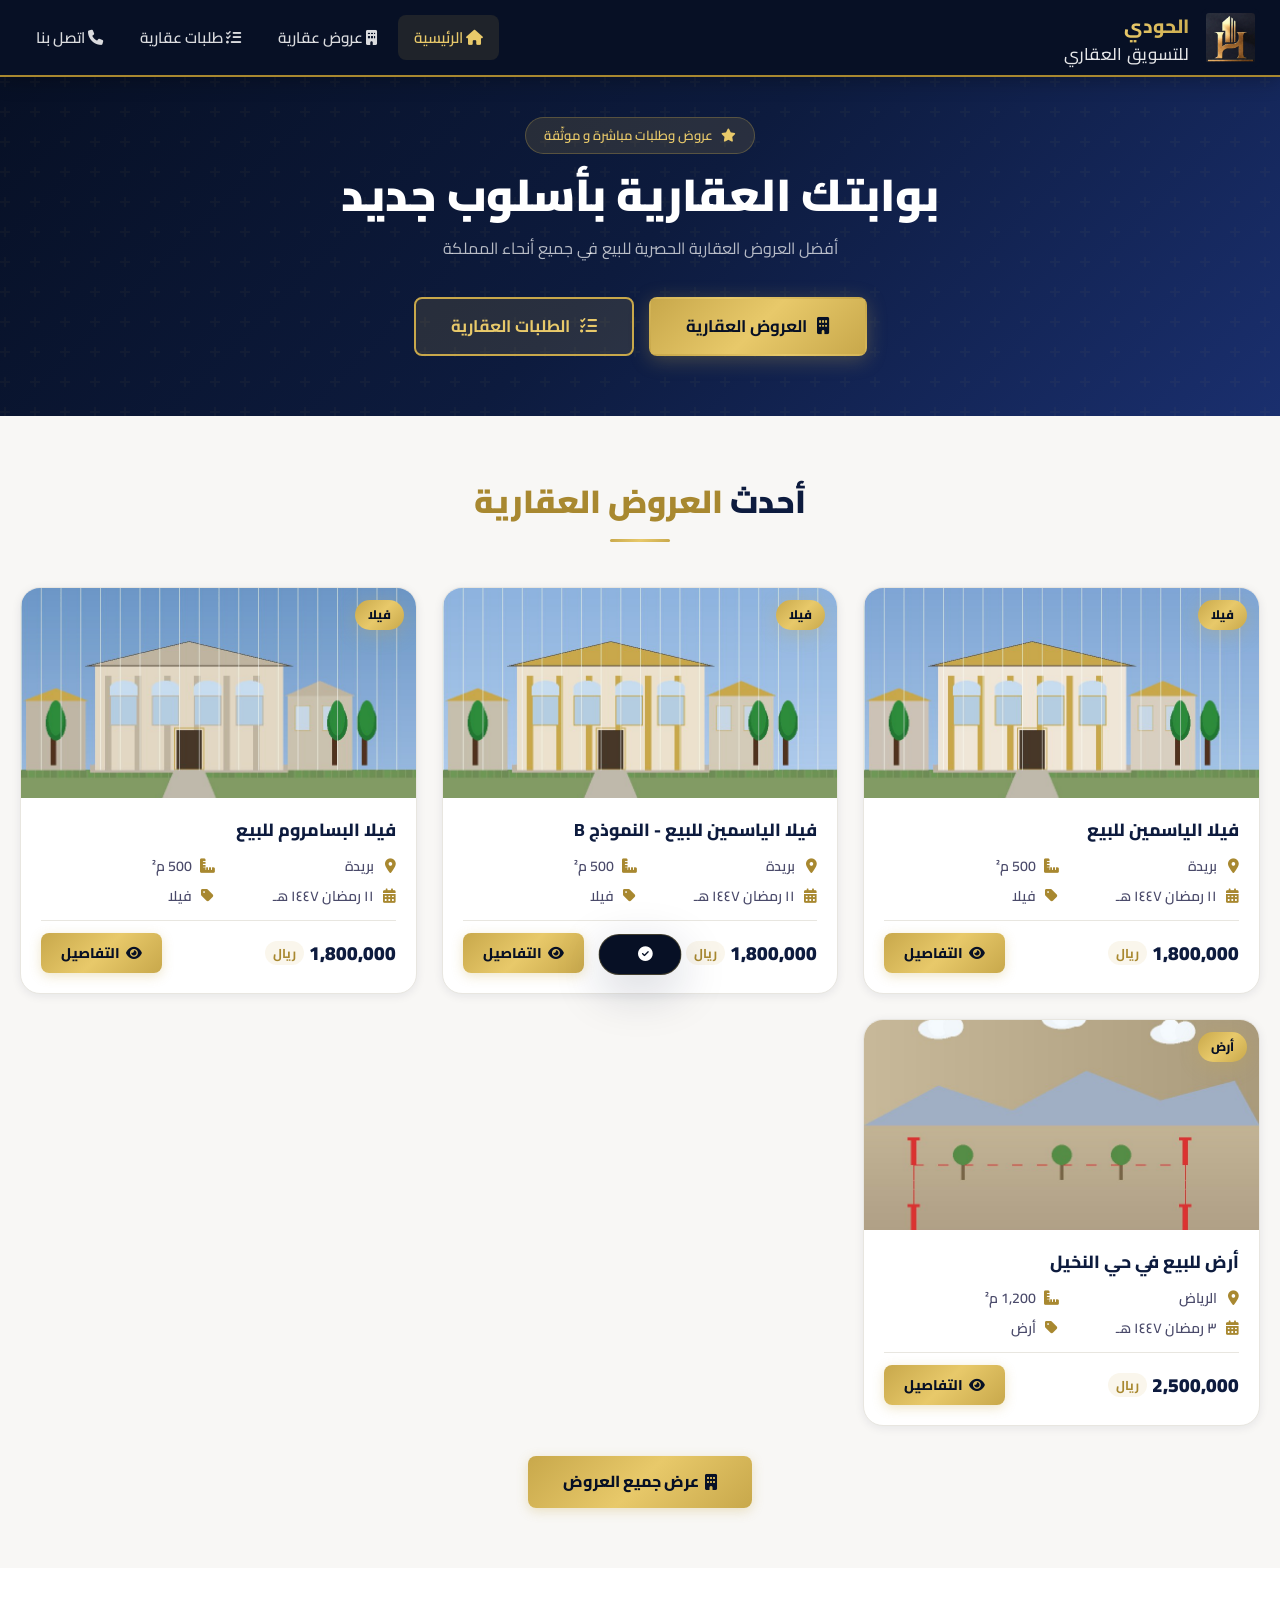
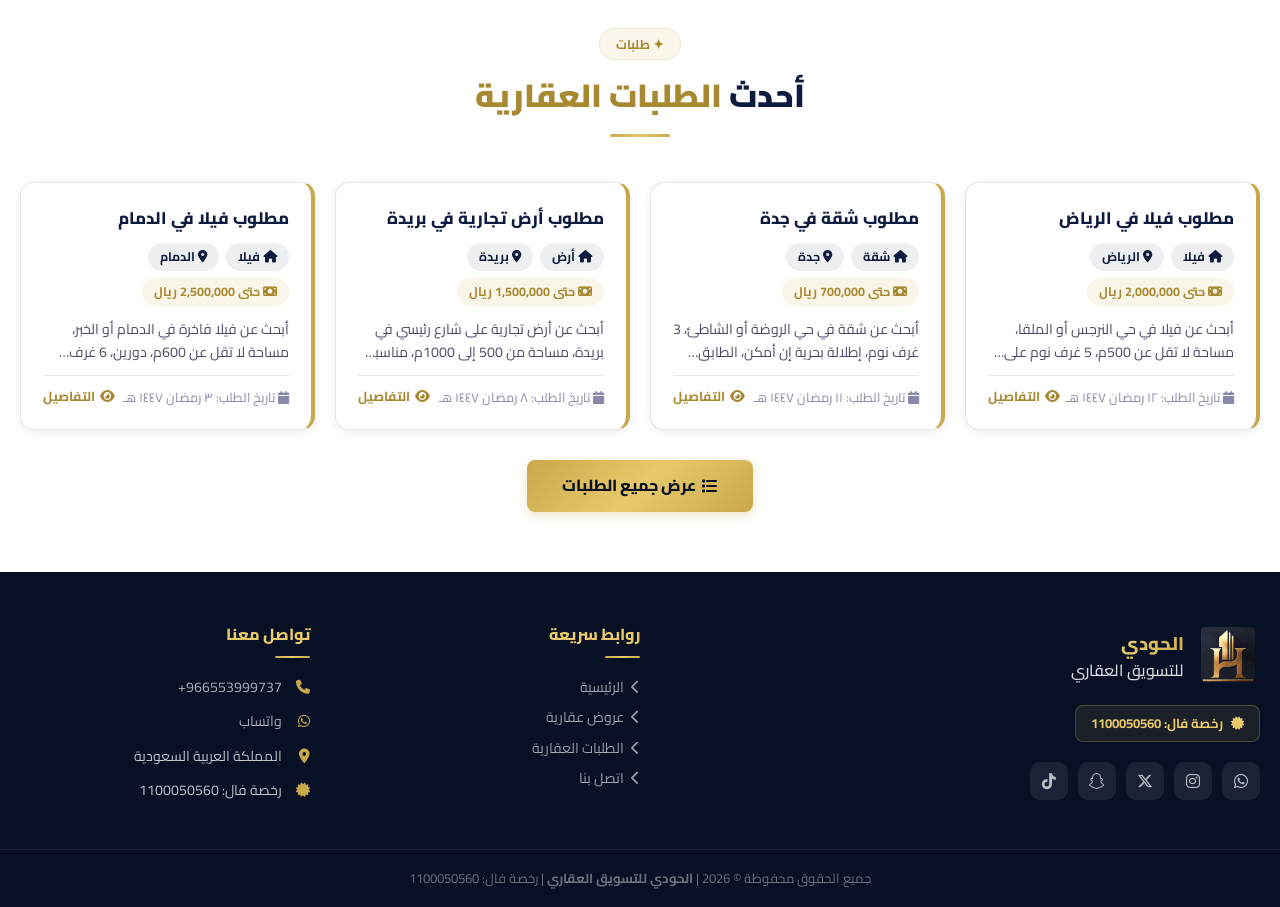
<file: index.html>
<!DOCTYPE html>
<html lang="ar" dir="rtl">
<head>
<meta charset="UTF-8">
<meta name="viewport" content="width=device-width, initial-scale=1.0">
<title>الحودي للتسويق العقاري | بوابتك العقارية بأسلوب جديد</title>
<meta name="description" content="الحودي للتسويق العقاري - عروض وطلبات مباشرة و موثّقة - أفضل العروض العقارية الحصرية للبيع في جميع أنحاء المملكة العربية السعودية">
<link rel="stylesheet" href="assets/css/style.css">
<link rel="stylesheet" href="https://cdnjs.cloudflare.com/ajax/libs/font-awesome/6.5.0/css/all.min.css">
<link rel="preconnect" href="https://fonts.googleapis.com">
<link href="https://fonts.googleapis.com/css2?family=Cairo:wght@300;400;500;600;700;800;900&display=swap" rel="stylesheet">
</head>
<body>

<!-- NAVBAR -->
<nav class="navbar">
  <div class="navbar-inner">
    <a href="index.html" class="navbar-logo">
      <img src="assets/images/logo_new.png" alt="الحودي للتسويق العقاري">
      <div class="navbar-logo-text">
        <span class="brand-name">الحودي</span>
        <span class="brand-sub-white">للتسويق العقاري</span>
      </div>
    </a>
    <ul class="navbar-nav" id="mainNav">
      <li><a href="index.html" class="active"><i class="fas fa-home"></i> الرئيسية</a></li>
      <li><a href="offers.html"><i class="fas fa-building"></i> عروض عقارية</a></li>
      <li><a href="requests.html"><i class="fas fa-list-check"></i> طلبات عقارية</a></li>
      <li><a href="#footer"><i class="fas fa-phone"></i> اتصل بنا</a></li>
    </ul>
    <button class="navbar-toggle" onclick="toggleNav()" aria-label="القائمة">
      <i class="fas fa-bars"></i>
    </button>
  </div>
</nav>

<!-- HERO -->
<section class="hero">
  <div class="hero-content">
    <div class="hero-badge">
      <i class="fas fa-star"></i>
      عروض وطلبات مباشرة و موثّقة
    </div>
    <h1>بوابتك العقارية <span style="-webkit-text-fill-color: white; background: none; color: white;">بأسلوب جديد</span></h1>
    <p>أفضل العروض العقارية الحصرية للبيع في جميع أنحاء المملكة</p>

    <!-- ACTION BUTTONS -->
    <div class="hero-buttons">
      <a href="offers.html" class="hero-action-btn properties-btn">
        <i class="fas fa-building"></i>
        العروض العقارية
      </a>
      <a href="requests.html" class="hero-action-btn requests-btn">
        <i class="fas fa-list-check"></i>
        الطلبات العقارية
      </a>
    </div>
  </div>
</section>

<!-- PROPERTIES SECTION -->
<section class="section" id="properties">
  <div class="section-header">
    <h2 class="section-title">أحدث <span>العروض العقارية</span></h2>
    <div class="section-line"></div>
  </div>

  <div class="properties-grid" id="propertiesGrid">
    <div class="empty-state" id="loadingState">
      <i class="fas fa-spinner fa-spin"></i>
      <p>جاري التحميل...</p>
    </div>
  </div>
  
  <div style="text-align:center;margin-top:30px;">
    <a href="offers.html" class="btn-details" style="font-size:1rem;padding:13px 35px;">
      <i class="fas fa-building"></i> عرض جميع العروض
    </a>
  </div>
</section>


<!-- REQUESTS PREVIEW -->
<section class="section" style="background: var(--white);">
  <div class="section-header">
    <span class="section-tag">✦ طلبات</span>
    <h2 class="section-title">أحدث <span>الطلبات العقارية</span></h2>
    <div class="section-line"></div>
  </div>
  <div class="requests-grid" id="requestsGrid">
    <!-- Loaded dynamically -->
  </div>
  <div style="text-align:center;margin-top:30px;">
    <a href="requests.html" class="btn-details" style="font-size:1rem;padding:13px 35px;">
      <i class="fas fa-list"></i> عرض جميع الطلبات
    </a>
  </div>
</section>

<!-- FOOTER -->
<footer class="footer" id="footer">
  <div class="footer-top">
    <div class="footer-brand">
      <div class="logo-area">
        <img src="assets/images/logo_new.png" alt="الحودي">
        <div>
          <div class="brand-name">الحودي</div>
          <span class="brand-sub-white">للتسويق العقاري</span>
        </div>
      </div>
      <div class="fal-license"><i class="fas fa-certificate"></i> رخصة فال: 1100050560</div>
      <div class="social-links">
        <a href="https://wa.me/966553999737" class="social-link whatsapp" target="_blank" title="واتساب"><i class="fab fa-whatsapp"></i></a>
        <a href="https://instagram.com" class="social-link instagram" target="_blank" title="إنستقرام"><i class="fab fa-instagram"></i></a>
        <a href="https://twitter.com" class="social-link twitter" target="_blank" title="تويتر X"><i class="fab fa-x-twitter"></i></a>
        <a href="https://snapchat.com" class="social-link snapchat" target="_blank" title="سناب شات"><i class="fab fa-snapchat-ghost"></i></a>
        <a href="https://tiktok.com" class="social-link tiktok" target="_blank" title="تيك توك"><i class="fab fa-tiktok"></i></a>
      </div>
    </div>
    <div class="footer-col">
      <h4>روابط سريعة</h4>
      <ul>
        <li><a href="index.html"><i class="fas fa-chevron-left"></i> الرئيسية</a></li>
        <li><a href="offers.html"><i class="fas fa-chevron-left"></i> عروض عقارية</a></li>
        <li><a href="requests.html"><i class="fas fa-chevron-left"></i> الطلبات العقارية</a></li>
        <li><a href="#footer"><i class="fas fa-chevron-left"></i> اتصل بنا</a></li>
      </ul>
    </div>
    <div class="footer-col">
      <h4>تواصل معنا</h4>
      <div class="footer-contact-item">
        <i class="fas fa-phone"></i>
        <a href="tel:+966553999737">+966553999737</a>
      </div>
      <div class="footer-contact-item">
        <i class="fab fa-whatsapp"></i>
        <a href="https://wa.me/966553999737" target="_blank">واتساب</a>
      </div>
      <div class="footer-contact-item">
        <i class="fas fa-map-marker-alt"></i>
        <span>المملكة العربية السعودية</span>
      </div>
      <div class="footer-contact-item">
        <i class="fas fa-certificate"></i>
        <span>رخصة فال: 1100050560</span>
      </div>
    </div>
  </div>
  <div class="footer-bottom">
    <p>جميع الحقوق محفوظة &copy; 2026 | <strong>الحودي للتسويق العقاري</strong> | رخصة فال: 1100050560</p>
  </div>
</footer>

<div class="toast" id="toast"><i class="fas fa-check-circle"></i> <span id="toastMsg"></span></div>

<script>
const PHONE = '966553999737';

// Format number with commas (English digits)
function fmtNum(n) {
  if (!n && n !== 0) return '-';
  return Number(n).toLocaleString('en-US');
}

function fmtDate(d) {
  if (!d) return '-';
  const dt = new Date(d);
  return dt.toLocaleDateString('ar-SA', {year:'numeric',month:'long',day:'numeric'});
}

function showToast(msg, type='success') {
  const t = document.getElementById('toast');
  document.getElementById('toastMsg').textContent = msg;
  t.className = 'toast show ' + type;
  setTimeout(() => t.className = 'toast', 3000);
}

function toggleNav() {
  document.getElementById('mainNav').classList.toggle('open');
}

let allProperties = [];
let allRequests = [];

async function loadProperties() {
  try {
    const res = await fetch('save.php?action=get_properties');
    const json = await res.json();
    if (json.success) {
      allProperties = json.data || [];
      // Sort by date descending
      allProperties.sort((a, b) => new Date(b.date) - new Date(a.date));
      renderProperties(allProperties);
    }
  } catch(e) {
    // Fallback: load from JSON
    try {
      const res = await fetch('data/properties.json');
      allProperties = await res.json();
      allProperties.sort((a,b) => new Date(b.date) - new Date(a.date));
      renderProperties(allProperties);
    } catch(e2) {
      document.getElementById('propertiesGrid').innerHTML = '<div class="empty-state"><i class="fas fa-exclamation-circle"></i><p>تعذر تحميل العروض</p></div>';
    }
  }
}

async function loadRequests() {
  try {
    const res = await fetch('save.php?action=get_requests');
    const json = await res.json();
    if (json.success) {
      allRequests = (json.data || []).slice(0, 4);
      renderRequests(allRequests);
    }
  } catch(e) {
    try {
      const res = await fetch('data/requests.json');
      allRequests = (await res.json()).slice(0, 4);
      renderRequests(allRequests);
    } catch(e2) {}
  }
}

function renderProperties(props) {
  const grid = document.getElementById('propertiesGrid');
  if (!props || props.length === 0) {
    grid.innerHTML = '<div class="no-results"><i class="fas fa-search"></i><p>لا توجد عروض تطابق البحث</p></div>';
    return;
  }
  // Show only latest 4 properties on home page
  const propsToShow = props.slice(0, 4);
  grid.innerHTML = propsToShow.map(p => {
    const imgHtml = p.images && p.images.length > 0
      ? `<img src="${p.images[0]}" alt="${p.title}" loading="lazy" onerror="this.parentElement.innerHTML='<div class=prop-no-img><i class=fas fa-building></i><span>صورة غير متاحة</span></div>'">`
      : `<div class="prop-no-img"><i class="fas fa-building"></i><span>لا توجد صورة</span></div>`;
    const typeBadge = p.type || 'عقار';
    return `
    <div class="prop-card${p.sold ? ' is-sold' : ''}">
      <div class="prop-card-img">
        ${imgHtml}
        <span class="prop-badge">${typeBadge}</span>
        ${p.sold ? '<div class="sold-overlay"><div class="sold-stamp">تم البيع</div></div>' : ''}
      </div>
      <div class="prop-card-body">
        <div class="prop-card-title">${p.title}</div>
        <div class="prop-card-meta">
          <div class="prop-meta-item"><i class="fas fa-map-marker-alt"></i><span>${p.city || '-'}</span></div>
          <div class="prop-meta-item"><i class="fas fa-ruler-combined"></i><span>${fmtNum(p.area)} م²</span></div>
          <div class="prop-meta-item"><i class="fas fa-calendar-alt"></i><span>${fmtDate(p.date)}</span></div>
          <div class="prop-meta-item"><i class="fas fa-tag"></i><span>${p.type || '-'}</span></div>
        </div>
        <div class="prop-price-row">
          <div class="prop-price">
            ${fmtNum(p.price)}
            <span class="currency">ريال</span>
          </div>
          <a href="property.html?id=${p.id}" class="btn-details">
            <i class="fas fa-eye"></i> التفاصيل
          </a>
        </div>
      </div>
    </div>`;
  }).join('');
}

function renderRequests(reqs) {
  const grid = document.getElementById('requestsGrid');
  if (!reqs || reqs.length === 0) {
    grid.innerHTML = '<div class="no-results" style="grid-column:1/-1"><i class="fas fa-inbox"></i><p>لا توجد طلبات حالياً</p></div>';
    return;
  }
  grid.innerHTML = reqs.map(r => `
    <div class="req-card">
      <div class="req-card-title">${r.title}</div>
      <div class="req-card-tags">
        <span class="req-tag"><i class="fas fa-home"></i> ${r.type}</span>
        <span class="req-tag"><i class="fas fa-map-marker-alt"></i> ${r.city}</span>
        <span class="req-tag gold"><i class="fas fa-money-bill"></i> حتى ${fmtNum(r.budget)} ريال</span>
      </div>
      <div class="req-card-details">${r.details || ''}</div>
      <div class="req-card-footer">
        <span><i class="fas fa-calendar"></i> تاريخ الطلب: ${fmtDate(r.date)}</span>
        <a href="request.html?id=${r.id}" style="color:var(--gold-dark);font-weight:700;text-decoration:none;font-size:0.82rem;display:flex;align-items:center;gap:5px;"><i class="fas fa-eye"></i> التفاصيل</a>
      </div>
    </div>
  `).join('');
}

// Init
loadProperties();
loadRequests();
</script>
</body>
</html>
</file>
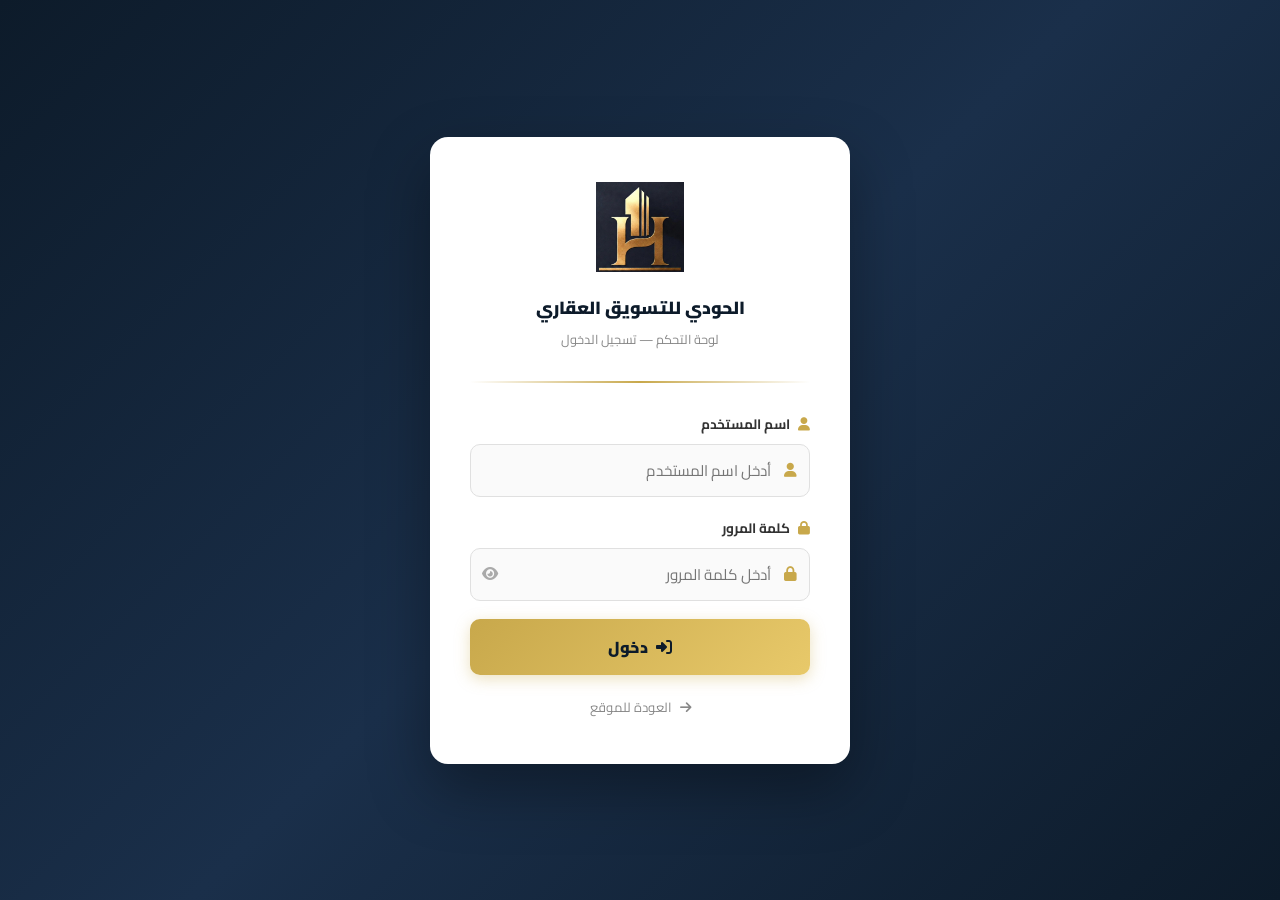
<file: login.html>
<!DOCTYPE html>
<html lang="ar" dir="rtl">
<head>
<meta charset="UTF-8">
<meta name="viewport" content="width=device-width, initial-scale=1.0">
<title>تسجيل الدخول | الحودي للتسويق العقاري</title>
<link rel="stylesheet" href="https://cdnjs.cloudflare.com/ajax/libs/font-awesome/6.5.0/css/all.min.css">
<link href="https://fonts.googleapis.com/css2?family=Cairo:wght@300;400;500;600;700;800;900&display=swap" rel="stylesheet">
<style>
  *, *::before, *::after { box-sizing: border-box; margin: 0; padding: 0; }

  body {
    font-family: 'Cairo', sans-serif;
    background: linear-gradient(135deg, #0d1b2a 0%, #1a2f4a 50%, #0d1b2a 100%);
    min-height: 100vh;
    display: flex;
    align-items: center;
    justify-content: center;
    padding: 20px;
  }

  .login-card {
    background: #fff;
    border-radius: 18px;
    padding: 45px 40px;
    width: 100%;
    max-width: 420px;
    box-shadow: 0 25px 60px rgba(0,0,0,0.35);
    animation: fadeUp 0.4s ease;
  }

  @keyframes fadeUp {
    from { opacity: 0; transform: translateY(20px); }
    to   { opacity: 1; transform: translateY(0); }
  }

  .login-logo {
    text-align: center;
    margin-bottom: 30px;
  }

  .login-logo img {
    width: 90px;
    height: 90px;
    object-fit: contain;
    margin-bottom: 10px;
  }

  .login-logo h1 {
    font-size: 1.1rem;
    font-weight: 900;
    color: #0d1b2a;
    margin-bottom: 3px;
  }

  .login-logo p {
    font-size: 0.8rem;
    color: #888;
  }

  .divider {
    height: 2px;
    background: linear-gradient(90deg, transparent, #c8a84b, transparent);
    margin: 0 0 28px;
    border-radius: 2px;
  }

  .form-group {
    margin-bottom: 18px;
  }

  .form-group label {
    display: block;
    font-size: 0.85rem;
    font-weight: 700;
    color: #333;
    margin-bottom: 7px;
  }

  .input-wrap {
    position: relative;
  }

  .input-wrap i.icon {
    position: absolute;
    right: 13px;
    top: 50%;
    transform: translateY(-50%);
    color: #c8a84b;
    font-size: 0.9rem;
  }

  .input-wrap input {
    width: 100%;
    padding: 11px 38px 11px 40px;
    border: 1.5px solid #e0e0e0;
    border-radius: 10px;
    font-family: 'Cairo', sans-serif;
    font-size: 0.95rem;
    color: #222;
    outline: none;
    transition: border-color 0.2s, box-shadow 0.2s;
    background: #fafafa;
  }

  .input-wrap input:focus {
    border-color: #c8a84b;
    box-shadow: 0 0 0 3px rgba(200,168,75,0.15);
    background: #fff;
  }

  .toggle-pass {
    position: absolute;
    left: 12px;
    top: 50%;
    transform: translateY(-50%);
    background: none;
    border: none;
    cursor: pointer;
    color: #aaa;
    font-size: 0.9rem;
    padding: 0;
    transition: color 0.2s;
  }

  .toggle-pass:hover { color: #c8a84b; }

  .error-msg {
    display: none;
    background: #fff0f0;
    border: 1px solid #fcc;
    color: #c0392b;
    border-radius: 8px;
    padding: 10px 14px;
    font-size: 0.85rem;
    font-weight: 700;
    margin-bottom: 16px;
    text-align: center;
  }

  .error-msg.show { display: block; }

  .btn-login {
    width: 100%;
    padding: 13px;
    background: linear-gradient(135deg, #c8a84b, #e8c96a);
    border: none;
    border-radius: 10px;
    color: #0d1b2a;
    font-family: 'Cairo', sans-serif;
    font-size: 1rem;
    font-weight: 900;
    cursor: pointer;
    transition: transform 0.2s, box-shadow 0.2s;
    box-shadow: 0 4px 15px rgba(200,168,75,0.35);
    display: flex;
    align-items: center;
    justify-content: center;
    gap: 8px;
    margin-top: 8px;
  }

  .btn-login:hover {
    transform: translateY(-2px);
    box-shadow: 0 8px 25px rgba(200,168,75,0.45);
  }

  .btn-login:disabled {
    opacity: 0.7;
    cursor: not-allowed;
    transform: none;
  }

  .back-link {
    display: block;
    text-align: center;
    margin-top: 20px;
    color: #888;
    font-size: 0.82rem;
    text-decoration: none;
    transition: color 0.2s;
  }

  .back-link:hover { color: #c8a84b; }
  .back-link i { margin-left: 5px; }
</style>
</head>
<body>

<div class="login-card">
  <div class="login-logo">
    <img src="assets/images/logo_new.png" alt="الحودي">
    <h1>الحودي للتسويق العقاري</h1>
    <p>لوحة التحكم — تسجيل الدخول</p>
  </div>
  <div class="divider"></div>

  <div class="error-msg" id="errorMsg">
    <i class="fas fa-exclamation-circle"></i> اسم المستخدم أو كلمة المرور غير صحيحة
  </div>

  <div class="form-group">
    <label><i class="fas fa-user" style="color:#c8a84b;margin-left:5px;"></i> اسم المستخدم</label>
    <div class="input-wrap">
      <i class="fas fa-user icon"></i>
      <input type="text" id="username" placeholder="أدخل اسم المستخدم" autocomplete="username">
    </div>
  </div>

  <div class="form-group">
    <label><i class="fas fa-lock" style="color:#c8a84b;margin-left:5px;"></i> كلمة المرور</label>
    <div class="input-wrap">
      <i class="fas fa-lock icon"></i>
      <input type="password" id="password" placeholder="أدخل كلمة المرور" autocomplete="current-password">
      <button type="button" class="toggle-pass" onclick="togglePass('password', this)" tabindex="-1">
        <i class="fas fa-eye"></i>
      </button>
    </div>
  </div>

  <button class="btn-login" id="loginBtn" onclick="doLogin()">
    <i class="fas fa-sign-in-alt"></i> دخول
  </button>

  <a href="index.html" class="back-link">
    <i class="fas fa-arrow-right"></i> العودة للموقع
  </a>
</div>

<script>
// الضغط على Enter للدخول
document.addEventListener('keydown', function(e) {
  if (e.key === 'Enter') doLogin();
});

function togglePass(inputId, btn) {
  const input = document.getElementById(inputId);
  const isPass = input.type === 'password';
  input.type = isPass ? 'text' : 'password';
  btn.querySelector('i').className = isPass ? 'fas fa-eye-slash' : 'fas fa-eye';
}

function getCredentials() {
  return {
    username: localStorage.getItem('alhoudi_username') || 'admin',
    password: localStorage.getItem('alhoudi_password') || 'alhoudi2026'
  };
}

function doLogin() {
  const username = document.getElementById('username').value.trim();
  const password = document.getElementById('password').value;
  const creds = getCredentials();
  const errorMsg = document.getElementById('errorMsg');
  const btn = document.getElementById('loginBtn');

  if (!username || !password) {
    errorMsg.innerHTML = '<i class="fas fa-exclamation-circle"></i> يرجى إدخال اسم المستخدم وكلمة المرور';
    errorMsg.classList.add('show');
    return;
  }

  btn.disabled = true;
  btn.innerHTML = '<i class="fas fa-spinner fa-spin"></i> جاري التحقق...';

  setTimeout(() => {
    if (username === creds.username && password === creds.password) {
      // حفظ جلسة الدخول
      sessionStorage.setItem('alhoudi_logged_in', 'true');
      sessionStorage.setItem('alhoudi_login_time', Date.now());
      window.location.href = 'admin.html';
    } else {
      errorMsg.innerHTML = '<i class="fas fa-exclamation-circle"></i> اسم المستخدم أو كلمة المرور غير صحيحة';
      errorMsg.classList.add('show');
      btn.disabled = false;
      btn.innerHTML = '<i class="fas fa-sign-in-alt"></i> دخول';
      document.getElementById('password').value = '';
      document.getElementById('password').focus();
    }
  }, 600);
}
</script>
</body>
</html>
</file>
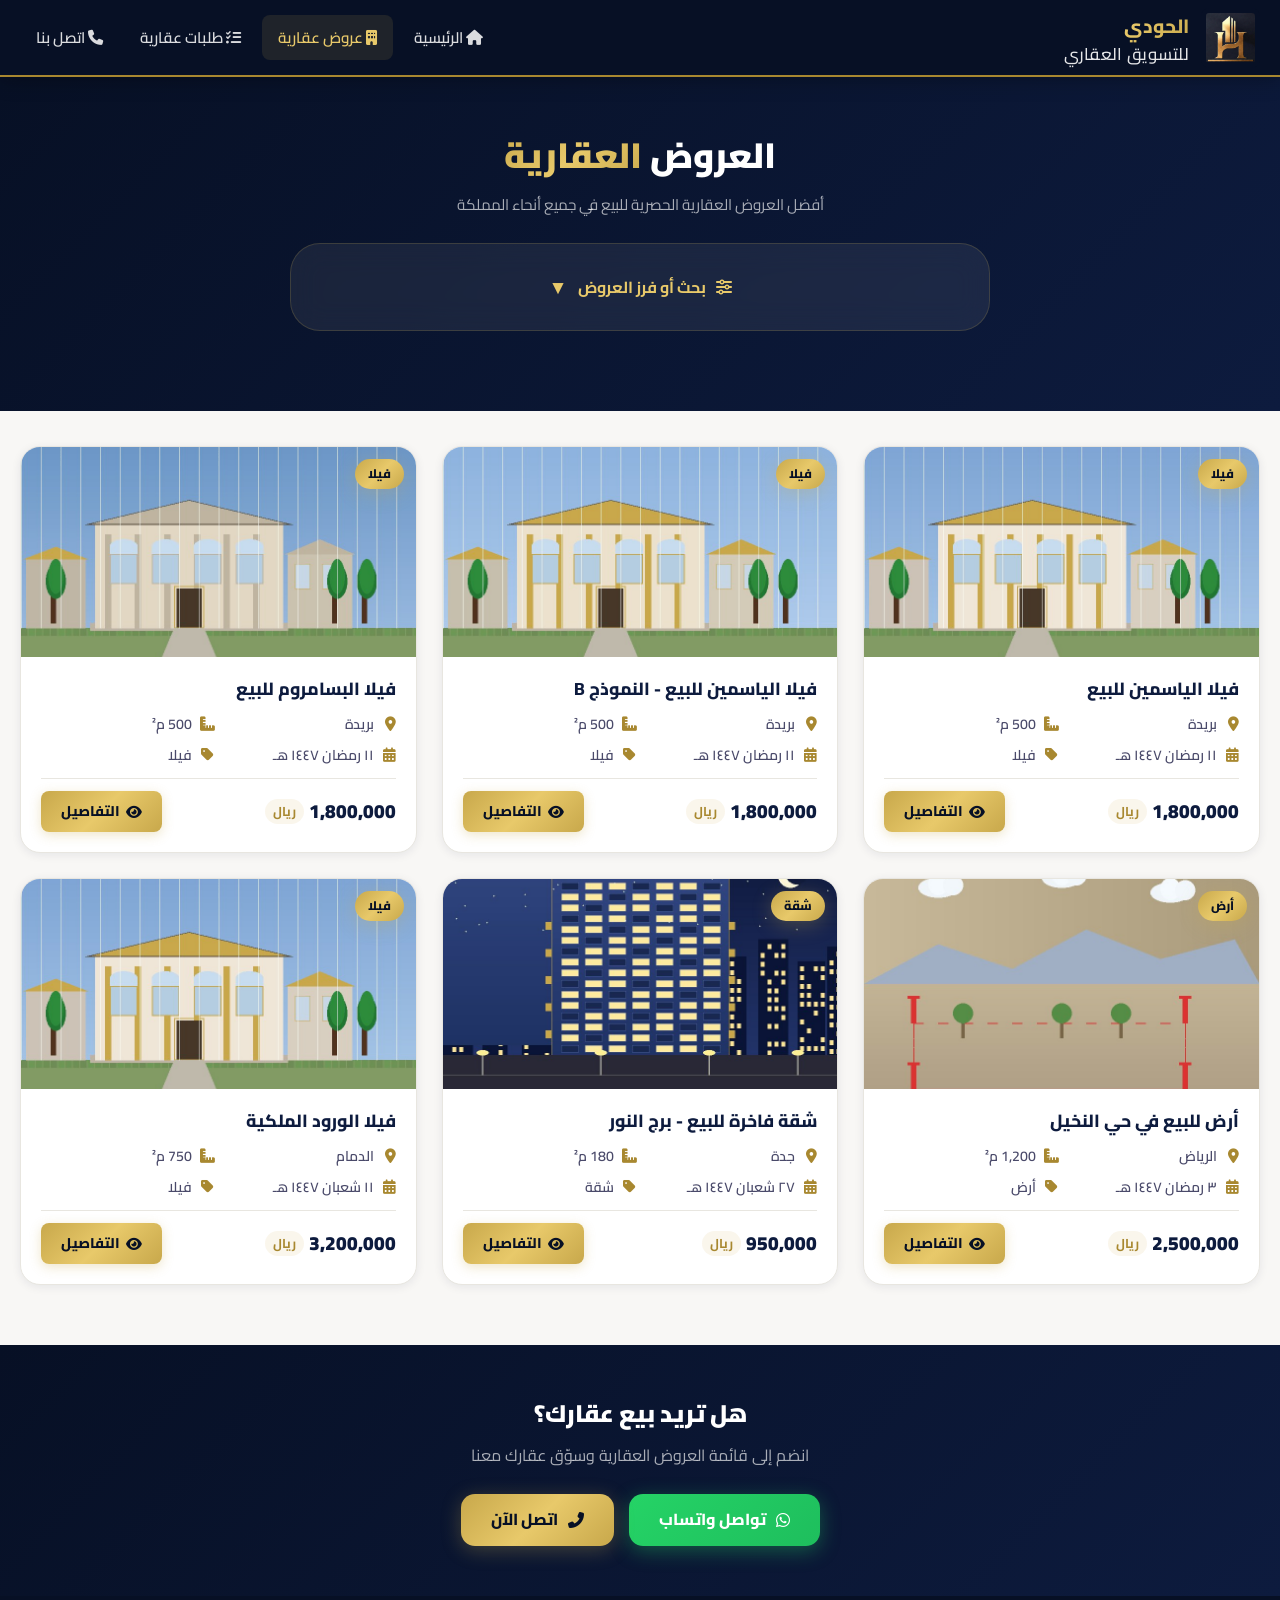
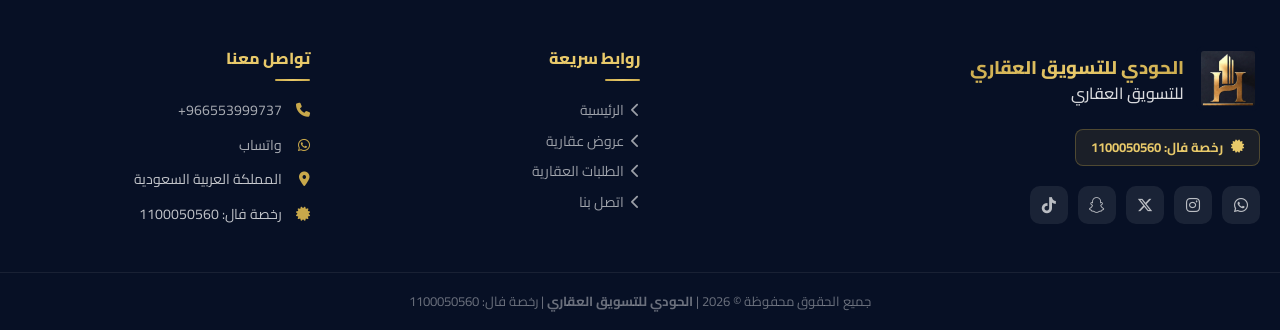
<file: offers.html>
<!DOCTYPE html>
<html lang="ar" dir="rtl">
<head>
<meta charset="UTF-8">
<meta name="viewport" content="width=device-width, initial-scale=1.0">
<title>العروض العقارية | الحودي للتسويق العقاري</title>
<meta name="description" content="جميع العروض العقارية المتاحة للبيع - الحودي للتسويق العقاري">
<link rel="stylesheet" href="assets/css/style.css">
<link rel="stylesheet" href="https://cdnjs.cloudflare.com/ajax/libs/font-awesome/6.5.0/css/all.min.css">
<link href="https://fonts.googleapis.com/css2?family=Cairo:wght@300;400;500;600;700;800;900&display=swap" rel="stylesheet">
</head>
<body>

<!-- NAVBAR -->
<nav class="navbar">
  <div class="navbar-inner">
    <a href="index.html" class="navbar-logo">
      <img src="assets/images/logo_new.png" alt="الحودي للتسويق العقاري" onerror="this.src=this.src.replace('.png','.svg')">
      <div class="navbar-logo-text">
        <span class="brand-name">الحودي</span>
        <span class="brand-sub-white">للتسويق العقاري</span>
      </div>
    </a>
    <ul class="navbar-nav" id="mainNav">
      <li><a href="index.html"><i class="fas fa-home"></i> الرئيسية</a></li>
      <li><a href="offers.html" class="active"><i class="fas fa-building"></i> عروض عقارية</a></li>
      <li><a href="requests.html"><i class="fas fa-list-check"></i> طلبات عقارية</a></li>
      <li><a href="#footer"><i class="fas fa-phone"></i> اتصل بنا</a></li>
    </ul>
    <button class="navbar-toggle" onclick="toggleNav()" aria-label="القائمة">
      <i class="fas fa-bars"></i>
    </button>
  </div>
</nav>

<!-- PAGE HERO -->
<section class="page-hero">
  <h1>العروض <span>العقارية</span></h1>
  <p>أفضل العروض العقارية الحصرية للبيع في جميع أنحاء المملكة</p>

  <!-- SEARCH -->
  <div class="search-wrapper" style="margin-top:25px;">
    <button class="search-toggle-btn" id="searchToggle" onclick="toggleSearch()">
      <i class="fas fa-sliders"></i>
      بحث أو فرز العروض
      <span class="toggle-icon">▼</span>
    </button>
    <div class="search-filters" id="searchFilters">
      <div class="filter-group">
        <label><i class="fas fa-home"></i> نوع العقار</label>
        <select id="filterType" onchange="filterProperties()">
          <option value="">الكل</option>
          <option value="فيلا">فيلا</option>
          <option value="شقة">شقة</option>
          <option value="أرض">أرض</option>
          <option value="عمارة">عمارة</option>
          <option value="مكتب">مكتب</option>
          <option value="محل">محل تجاري</option>
          <option value="مستودع">مستودع</option>
          <option value="مزرعة">مزرعة</option>
          <option value="استراحة">استراحة</option>
        </select>
      </div>
      <div class="filter-group">
        <label><i class="fas fa-map-marker-alt"></i> المدينة</label>
        <select id="filterCity" onchange="filterProperties()">
          <option value="">كل المدن</option>
          <option value="الرياض">الرياض</option>
          <option value="جدة">جدة</option>
          <option value="مكة المكرمة">مكة المكرمة</option>
          <option value="المدينة المنورة">المدينة المنورة</option>
          <option value="الدمام">الدمام</option>
          <option value="الخبر">الخبر</option>
          <option value="الظهران">الظهران</option>
          <option value="تبوك">تبوك</option>
          <option value="بريدة">بريدة</option>
          <option value="أبها">أبها</option>
          <option value="نجران">نجران</option>
          <option value="حائل">حائل</option>
          <option value="الطائف">الطائف</option>
          <option value="الجبيل">الجبيل</option>
          <option value="ينبع">ينبع</option>
        </select>
      </div>
      <div class="filter-group">
        <label><i class="fas fa-filter"></i> حالة البيع</label>
        <select id="filterStatus" onchange="filterProperties()">
          <option value="">الكل</option>
          <option value="available">متاح للبيع</option>
          <option value="sold">تم البيع</option>
        </select>
      </div>
      <button class="search-btn" onclick="filterProperties()">
        <i class="fas fa-search"></i> بحث
      </button>
    </div>
  </div>
</section>

<!-- PROPERTIES SECTION -->
<section class="section" style="padding-top:35px;">
  <div class="properties-grid" id="propertiesGrid">
    <div class="empty-state" id="loadingState">
      <i class="fas fa-spinner fa-spin"></i>
      <p>جاري التحميل...</p>
    </div>
  </div>
</section>

<!-- CTA -->
<section style="background:linear-gradient(135deg,var(--navy-dark),var(--navy));padding:50px 20px;text-align:center;">
  <h2 style="color:var(--white);font-size:1.5rem;font-weight:900;margin-bottom:10px;">هل تريد بيع عقارك؟</h2>
  <p style="color:rgba(255,255,255,0.65);margin-bottom:25px;">انضم إلى قائمة العروض العقارية وسوّق عقارك معنا</p>
  <div style="display:flex;gap:15px;justify-content:center;flex-wrap:wrap;">
    <a href="https://wa.me/966553999737" class="btn-whatsapp" target="_blank" style="width:auto;padding:13px 30px;">
      <i class="fab fa-whatsapp"></i> تواصل واتساب
    </a>
    <a href="tel:+966553999737" class="btn-call" style="width:auto;padding:13px 30px;">
      <i class="fas fa-phone-alt"></i> اتصل الآن
    </a>
  </div>
</section>

<!-- FOOTER -->
<footer class="footer" id="footer">
  <div class="footer-top">
    <div class="footer-brand">
      <div class="logo-area">
        <img src="assets/images/logo_new.png" alt="الحودي">
        <div>
          <div class="brand-name">الحودي للتسويق العقاري</div>
          <span class="brand-sub-white">للتسويق العقاري</span>
        </div>
      </div>
      
      <div class="fal-license"><i class="fas fa-certificate"></i> رخصة فال: 1100050560</div>
      <div class="social-links">
        <a href="https://wa.me/966553999737" class="social-link whatsapp" target="_blank" title="واتساب"><i class="fab fa-whatsapp"></i></a>
        <a href="https://instagram.com" class="social-link instagram" target="_blank" title="إنستقرام"><i class="fab fa-instagram"></i></a>
        <a href="https://twitter.com" class="social-link twitter" target="_blank" title="تويتر X"><i class="fab fa-x-twitter"></i></a>
        <a href="https://snapchat.com" class="social-link snapchat" target="_blank" title="سناب شات"><i class="fab fa-snapchat-ghost"></i></a>
        <a href="https://tiktok.com" class="social-link tiktok" target="_blank" title="تيك توك"><i class="fab fa-tiktok"></i></a>
      </div>
    </div>
    <div class="footer-col">
      <h4>روابط سريعة</h4>
      <ul>
        <li><a href="index.html"><i class="fas fa-chevron-left"></i> الرئيسية</a></li>
        <li><a href="offers.html"><i class="fas fa-chevron-left"></i> عروض عقارية</a></li>
        <li><a href="requests.html"><i class="fas fa-chevron-left"></i> الطلبات العقارية</a></li>
        <li><a href="#footer"><i class="fas fa-chevron-left"></i> اتصل بنا</a></li>
      </ul>
    </div>
    <div class="footer-col">
      <h4>تواصل معنا</h4>
      <div class="footer-contact-item">
        <i class="fas fa-phone"></i>
        <a href="tel:+966553999737">+966553999737</a>
      </div>
      <div class="footer-contact-item">
        <i class="fab fa-whatsapp"></i>
        <a href="https://wa.me/966553999737" target="_blank">واتساب</a>
      </div>
      <div class="footer-contact-item">
        <i class="fas fa-map-marker-alt"></i>
        <span>المملكة العربية السعودية</span>
      </div>
      <div class="footer-contact-item">
        <i class="fas fa-certificate"></i>
        <span>رخصة فال: 1100050560</span>
      </div>
    </div>
  </div>
  <div class="footer-bottom">
    <p>جميع الحقوق محفوظة &copy; 2026 | <strong>الحودي للتسويق العقاري</strong> | رخصة فال: 1100050560</p>
  </div>
</footer>

<script>
const PHONE = '966553999737';

// Format number with commas (English digits)
function fmtNum(n) {
  if (!n && n !== 0) return '-';
  return Number(n).toLocaleString('en-US');
}

function fmtDate(d) {
  if (!d) return '-';
  const dt = new Date(d);
  return dt.toLocaleDateString('ar-SA', {year:'numeric',month:'long',day:'numeric'});
}

function toggleNav() {
  document.getElementById('mainNav').classList.toggle('open');
}

function toggleSearch() {
  const filters = document.getElementById('searchFilters');
  const btn = document.getElementById('searchToggle');
  filters.classList.toggle('show');
  btn.classList.toggle('active');
}

let allProperties = [];

async function loadProperties() {
  try {
    const res = await fetch('save.php?action=get_properties');
    const json = await res.json();
    if (json.success) {
      allProperties = json.data || [];
      // Sort by date descending
      allProperties.sort((a, b) => new Date(b.date) - new Date(a.date));
      // Add any cities from data not already in the static list
      const citySelect = document.getElementById('filterCity');
      const existingCities = Array.from(citySelect.options).map(o => o.value);
      const dataCities = [...new Set(allProperties.map(p => p.city).filter(Boolean))];
      dataCities.forEach(c => {
        if (!existingCities.includes(c)) {
          const opt = document.createElement('option');
          opt.value = c; opt.textContent = c;
          citySelect.appendChild(opt);
        }
      });
      renderProperties(allProperties);
    }
  } catch(e) {
    // Fallback: load from JSON
    try {
      const res = await fetch('data/properties.json');
      allProperties = await res.json();
      allProperties.sort((a,b) => new Date(b.date) - new Date(a.date));
      const citySelect2 = document.getElementById('filterCity');
      const existingCities2 = Array.from(citySelect2.options).map(o => o.value);
      const dataCities2 = [...new Set(allProperties.map(p => p.city).filter(Boolean))];
      dataCities2.forEach(c => {
        if (!existingCities2.includes(c)) {
          const opt = document.createElement('option');
          opt.value = c; opt.textContent = c;
          citySelect2.appendChild(opt);
        }
      });
      renderProperties(allProperties);
    } catch(e2) {
      document.getElementById('propertiesGrid').innerHTML = '<div class="empty-state"><i class="fas fa-exclamation-circle"></i><p>تعذر تحميل العروض</p></div>';
    }
  }
}

function renderProperties(props) {
  const grid = document.getElementById('propertiesGrid');
  if (!props || props.length === 0) {
    grid.innerHTML = '<div class="empty-state"><i class="fas fa-search"></i><p>لا توجد عروض تطابق البحث</p></div>';
    return;
  }
  
  grid.innerHTML = props.map(p => {
    const imgHtml = p.images && p.images.length > 0
      ? `<img src="${p.images[0]}" alt="${p.title}" loading="lazy" onerror="this.parentElement.innerHTML='<div class=prop-no-img><i class=fas fa-building></i><span>صورة غير متاحة</span></div>'">`
      : `<div class="prop-no-img"><i class="fas fa-building"></i><span>لا توجد صورة</span></div>`;
    const typeBadge = p.type || 'عقار';
    return `
    <div class="prop-card${p.sold ? ' is-sold' : ''}">
      <div class="prop-card-img">
        ${imgHtml}
        <span class="prop-badge">${typeBadge}</span>
        ${p.sold ? '<div class="sold-overlay"><div class="sold-stamp">تم البيع</div></div>' : ''}
      </div>
      <div class="prop-card-body">
        <div class="prop-card-title">${p.title}</div>
        <div class="prop-card-meta">
          <div class="prop-meta-item"><i class="fas fa-map-marker-alt"></i><span>${p.city || '-'}</span></div>
          <div class="prop-meta-item"><i class="fas fa-ruler-combined"></i><span>${fmtNum(p.area)} م²</span></div>
          <div class="prop-meta-item"><i class="fas fa-calendar-alt"></i><span>${fmtDate(p.date)}</span></div>
          <div class="prop-meta-item"><i class="fas fa-tag"></i><span>${p.type || '-'}</span></div>
        </div>
        <div class="prop-price-row">
          <div class="prop-price">
            ${fmtNum(p.price)}
            <span class="currency">ريال</span>
          </div>
          <a href="property.html?id=${p.id}" class="btn-details">
            <i class="fas fa-eye"></i> التفاصيل
          </a>
        </div>
      </div>
    </div>`;
  }).join('');
}

function filterProperties() {
  const type = document.getElementById('filterType').value;
  const city = document.getElementById('filterCity').value;
  const status = document.getElementById('filterStatus').value;
  
  let filtered = allProperties;
  if (type) filtered = filtered.filter(p => p.type === type);
  if (city) filtered = filtered.filter(p => p.city === city);
  if (status === 'available') filtered = filtered.filter(p => !p.sold);
  if (status === 'sold') filtered = filtered.filter(p => p.sold);
  
  renderProperties(filtered);
}

// Init
loadProperties();
</script>
</body>
</html>
</file>
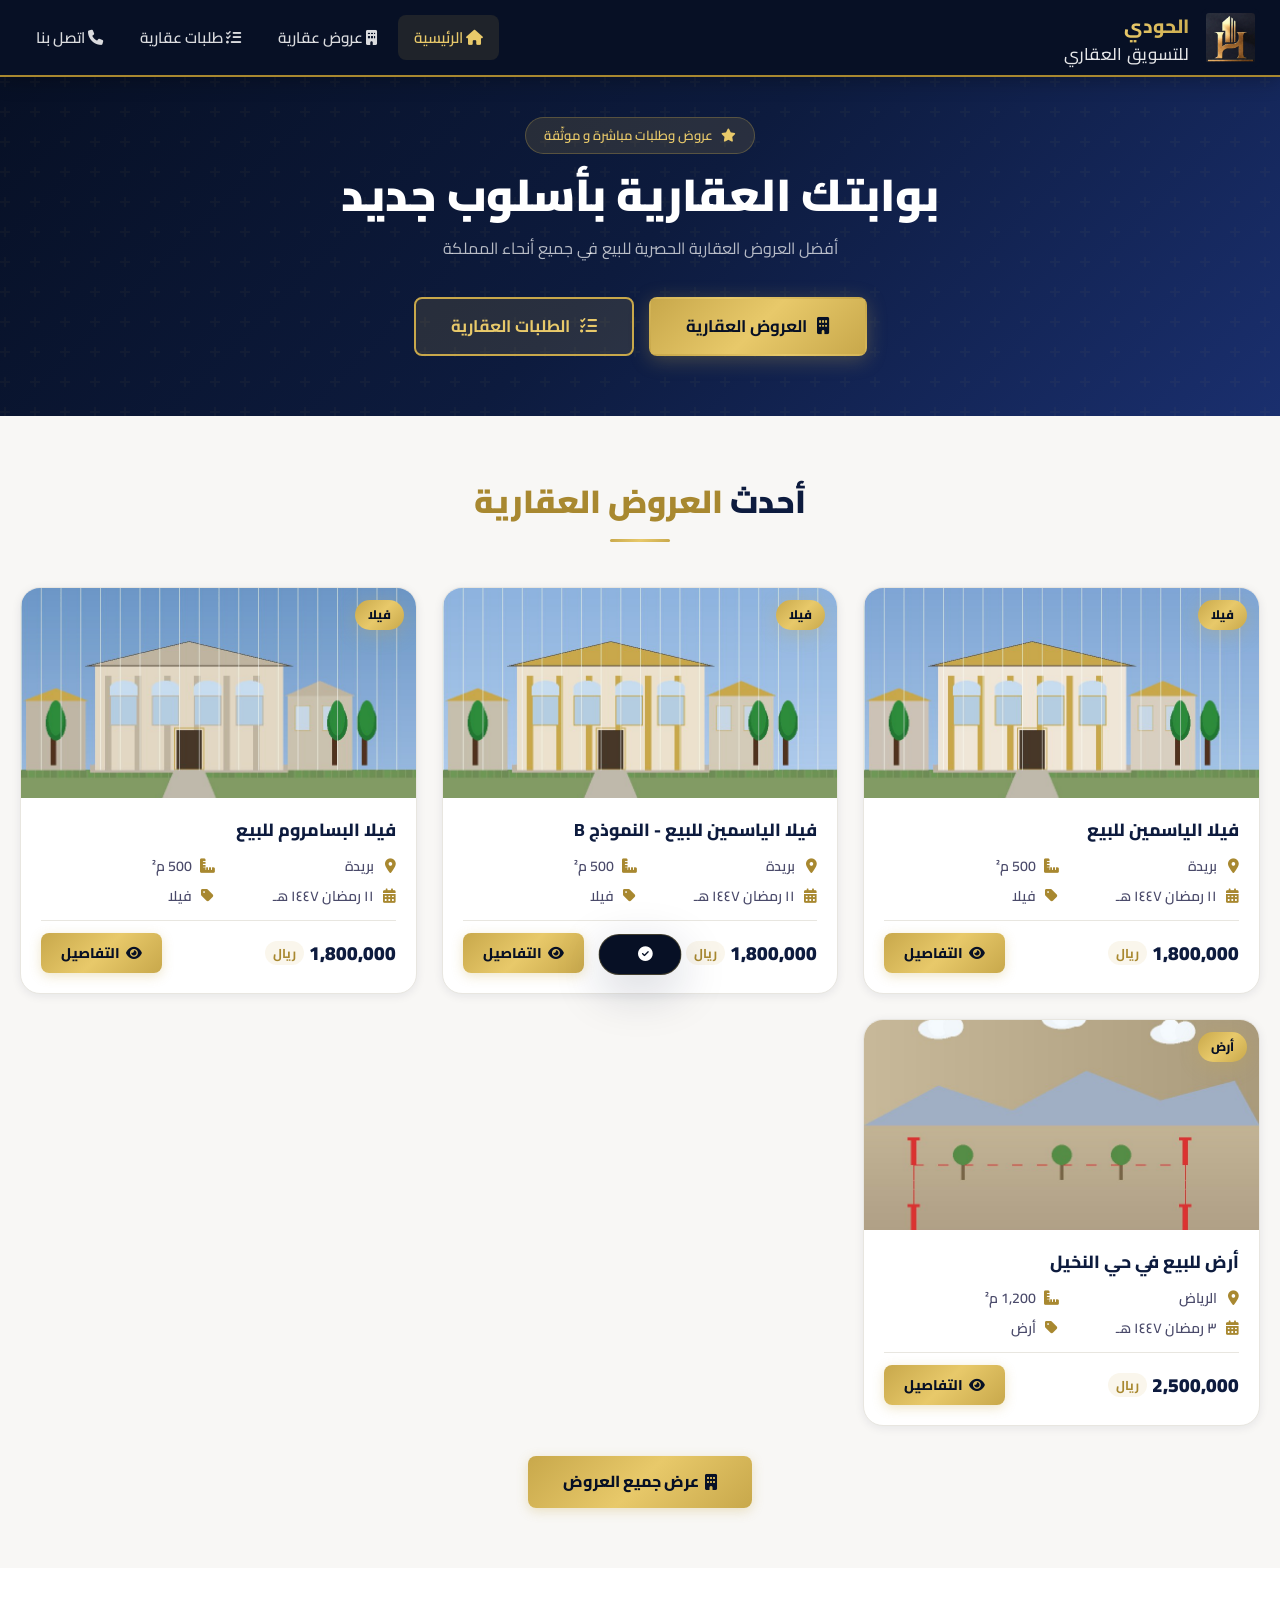
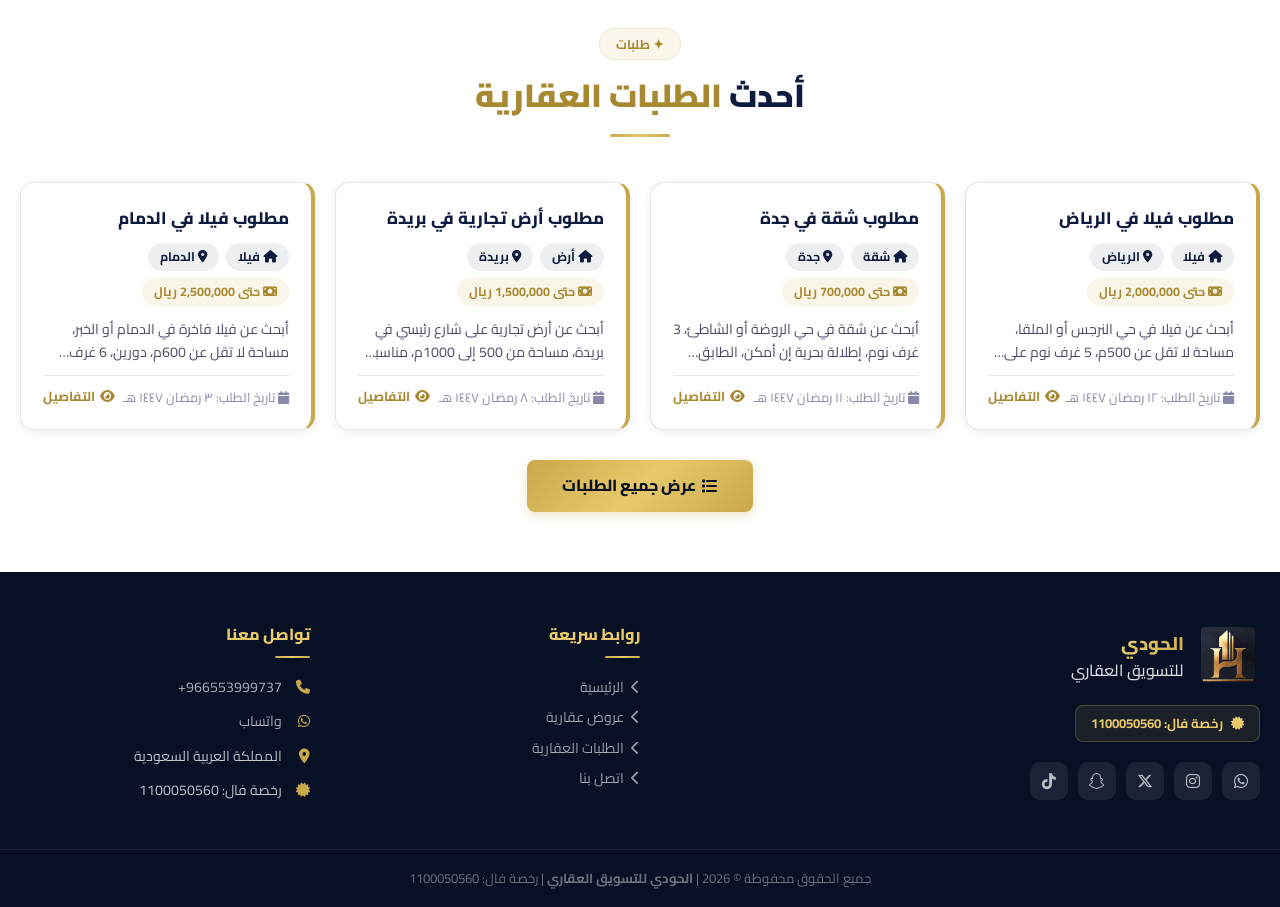
<file: property.html>
<!DOCTYPE html>
<html lang="ar" dir="rtl">
<head>
<meta charset="UTF-8">
<meta name="viewport" content="width=device-width, initial-scale=1.0">
<title>تفاصيل العقار | الحودي للتسويق العقاري</title>
<link rel="stylesheet" href="assets/css/style.css">
<link rel="stylesheet" href="https://cdnjs.cloudflare.com/ajax/libs/font-awesome/6.5.0/css/all.min.css">
<link href="https://fonts.googleapis.com/css2?family=Cairo:wght@300;400;500;600;700;800;900&display=swap" rel="stylesheet">
</head>
<body>

<!-- NAVBAR -->
<nav class="navbar">
  <div class="navbar-inner">
    <a href="index.html" class="navbar-logo">
      <img src="assets/images/logo_new.png" alt="الحودي للتسويق العقاري" onerror="this.src=this.src.replace('.png','.svg')">
      <div class="navbar-logo-text">
        <span class="brand-name">الحودي</span>
        <span class="brand-sub-white">للتسويق العقاري</span>
      </div>
    </a>
    <ul class="navbar-nav" id="mainNav">
      <li><a href="index.html"><i class="fas fa-home"></i> الرئيسية</a></li>
      <li><a href="index.html#properties"><i class="fas fa-building"></i> عروض عقارية</a></li>
      <li><a href="requests.html"><i class="fas fa-list-check"></i> طلبات عقارية</a></li>
      <li><a href="#footer"><i class="fas fa-phone"></i> اتصل بنا</a></li>
    </ul>
    <button class="navbar-toggle" onclick="toggleNav()" aria-label="القائمة">
      <i class="fas fa-bars"></i>
    </button>
  </div>
</nav>

<!-- DETAIL CONTENT -->
<div class="detail-page" id="detailPage">
  <div style="text-align:center;padding:60px"><i class="fas fa-spinner fa-spin" style="font-size:2rem;color:var(--gold)"></i></div>
</div>

<!-- FOOTER -->
<footer class="footer" id="footer">
  <div class="footer-top">
    <div class="footer-brand">
      <div class="logo-area">
        <img src="assets/images/logo_new.png">
        <div>
          <div class="brand-name">الحودي للتسويق العقاري</div>
          <span class="brand-sub-white">للتسويق العقاري</span>
        </div>
      </div>
      
      <div class="fal-license"><i class="fas fa-certificate"></i> رخصة فال: 1100050560</div>
      <div class="social-links">
        <a href="https://wa.me/966553999737" class="social-link whatsapp" target="_blank"><i class="fab fa-whatsapp"></i></a>
        <a href="https://instagram.com" class="social-link instagram" target="_blank"><i class="fab fa-instagram"></i></a>
        <a href="https://twitter.com" class="social-link twitter" target="_blank"><i class="fab fa-x-twitter"></i></a>
        <a href="https://snapchat.com" class="social-link snapchat" target="_blank"><i class="fab fa-snapchat-ghost"></i></a>
        <a href="https://tiktok.com" class="social-link tiktok" target="_blank"><i class="fab fa-tiktok"></i></a>
      </div>
    </div>
    <div class="footer-col">
      <h4>روابط سريعة</h4>
      <ul>
        <li><a href="index.html"><i class="fas fa-chevron-left"></i> الرئيسية</a></li>
        <li><a href="index.html#properties"><i class="fas fa-chevron-left"></i> عروض عقارية</a></li>
        <li><a href="requests.html"><i class="fas fa-chevron-left"></i> الطلبات العقارية</a></li>
        <li><a href="#footer"><i class="fas fa-chevron-left"></i> اتصل بنا</a></li>
      </ul>
    </div>
    <div class="footer-col">
      <h4>تواصل معنا</h4>
      <div class="footer-contact-item">
        <i class="fas fa-phone"></i>
        <a href="tel:+966553999737">+966553999737</a>
      </div>
      <div class="footer-contact-item">
        <i class="fab fa-whatsapp"></i>
        <a href="https://wa.me/966553999737" target="_blank">واتساب</a>
      </div>
      <div class="footer-contact-item">
        <i class="fas fa-map-marker-alt"></i>
        <span>المملكة العربية السعودية</span>
      </div>
    </div>
  </div>
  <div class="footer-bottom">
    <p>جميع الحقوق محفوظة &copy; 2026 | <strong>الحودي للتسويق العقاري</strong> | رخصة فال: 1100050560</p>
  </div>
</footer>

<script>
const PHONE = '966553999737';

function fmtNum(n) {
  if (!n && n !== 0) return '-';
  return Number(n).toLocaleString('en-US');
}

function fmtDate(d) {
  if (!d) return '-';
  return new Date(d).toLocaleDateString('ar-SA', {year:'numeric',month:'long',day:'numeric'});
}

function toggleNav() {
  document.getElementById('mainNav').classList.toggle('open');
}

async function loadProperty() {
  const urlParams = new URLSearchParams(window.location.search);
  const id = parseInt(urlParams.get('id'));
  if (!id) { window.location.href = 'index.html'; return; }

  let prop = null;
  try {
    const res = await fetch(`save.php?action=get_property&id=${id}`);
    const json = await res.json();
    if (json.success) prop = json.data;
  } catch(e) {
    try {
      const res = await fetch('data/properties.json');
      const all = await res.json();
      prop = all.find(p => p.id === id);
    } catch(e2) {}
  }

  if (!prop) {
    document.getElementById('detailPage').innerHTML = `
      <div style="text-align:center;padding:60px">
        <i class="fas fa-exclamation-circle" style="font-size:3rem;color:var(--gold);margin-bottom:15px;display:block"></i>
        <h2 style="color:var(--navy);margin-bottom:15px">العقار غير موجود</h2>
        <a href="index.html" class="btn-details"><i class="fas fa-arrow-right"></i> العودة للرئيسية</a>
      </div>`;
    return;
  }

  document.title = `${prop.title} | الحودي للتسويق العقاري`;

  const imagesHtml = prop.images && prop.images.length > 0
    ? `<div class="detail-images">
        <h3><i class="fas fa-images"></i> صور العقار</h3>
        <div class="images-stack">
          ${prop.images.map(img => `<img src="${img}" alt="${prop.title}" loading="lazy" onerror="this.src=this.src.replace('.png','.svg')">`).join('')}
        </div>
      </div>`
    : `<div style="background:var(--gray);border-radius:var(--radius-md);padding:40px;text-align:center;margin-bottom:30px;color:var(--text-light)">
        <i class="fas fa-image" style="font-size:3rem;display:block;margin-bottom:10px"></i>
        <p>لا توجد صور لهذا العقار</p>
      </div>`;

  document.getElementById('detailPage').innerHTML = `
    <a href="index.html" class="back-btn"><i class="fas fa-arrow-right"></i> العودة للعروض</a>

    <h1 class="detail-title">${prop.title}</h1>

    <div class="detail-stats">
      <div class="detail-stat">
        <i class="fas fa-map-marker-alt"></i>
        <div class="stat-label">المدينة</div>
        <div class="stat-value">${prop.city || '-'}</div>
      </div>
      <div class="detail-stat">
        <i class="fas fa-ruler-combined"></i>
        <div class="stat-label">المساحة</div>
        <div class="stat-value">${fmtNum(prop.area)} م²</div>
      </div>
      <div class="detail-stat">
        <i class="fas fa-calendar-alt"></i>
        <div class="stat-label">تاريخ النشر</div>
        <div class="stat-value">${fmtDate(prop.date)}</div>
      </div>
      <div class="detail-stat">
        <i class="fas fa-money-bill-wave"></i>
        <div class="stat-label">السعر</div>
        <div class="stat-value">${fmtNum(prop.price)} ريال</div>
      </div>
    </div>

    ${prop.details ? `
    <div class="detail-description">
      <h3><i class="fas fa-info-circle"></i> تفاصيل العقار</h3>
      <p>${prop.details}</p>
    </div>` : ''}

    ${imagesHtml}

    <div class="contact-btns">
      <a href="https://wa.me/${PHONE}?text=أهلاً، أود الاستفسار عن عقار: ${encodeURIComponent(prop.title)}" 
         class="btn-whatsapp" target="_blank">
        <i class="fab fa-whatsapp"></i> تواصل واتساب
      </a>
      <a href="tel:+${PHONE}" class="btn-call">
        <i class="fas fa-phone-alt"></i> اتصل الآن
      </a>
    </div>
  `;
}

loadProperty();
</script>
</body>
</html>
</file>
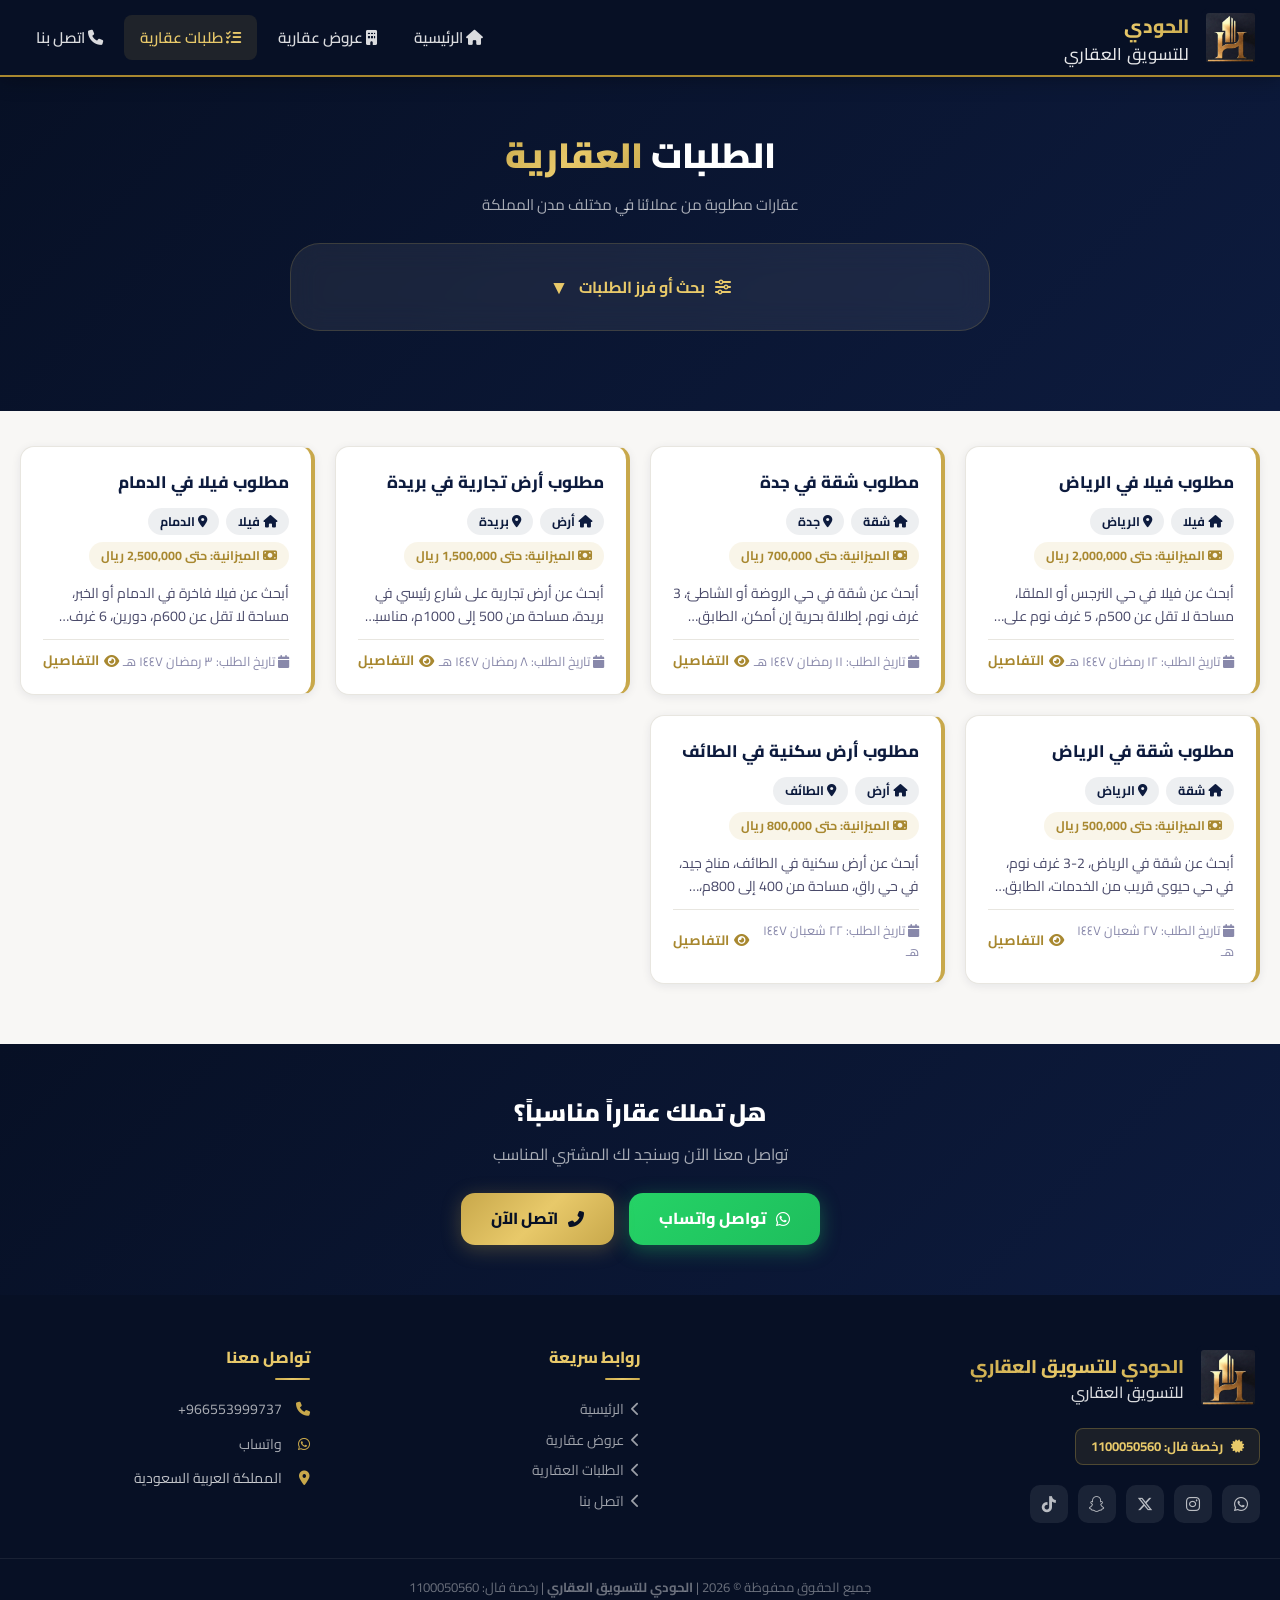
<file: request.html>
<!DOCTYPE html>
<html lang="ar" dir="rtl">
<head>
<meta charset="UTF-8">
<meta name="viewport" content="width=device-width, initial-scale=1.0">
<title>تفاصيل الطلب | الحودي للتسويق العقاري</title>
<link rel="stylesheet" href="assets/css/style.css">
<link rel="stylesheet" href="https://cdnjs.cloudflare.com/ajax/libs/font-awesome/6.5.0/css/all.min.css">
<link href="https://fonts.googleapis.com/css2?family=Cairo:wght@300;400;500;600;700;800;900&display=swap" rel="stylesheet">
</head>
<body>

<!-- NAVBAR -->
<nav class="navbar">
  <div class="navbar-inner">
    <a href="index.html" class="navbar-logo">
      <img src="assets/images/logo_new.png" alt="الحودي للتسويق العقاري">
      <div class="navbar-logo-text">
        <span class="brand-name">الحودي</span>
        <span class="brand-sub-white">للتسويق العقاري</span>
      </div>
    </a>
    <ul class="navbar-nav" id="mainNav">
      <li><a href="index.html"><i class="fas fa-home"></i> الرئيسية</a></li>
      <li><a href="index.html#properties"><i class="fas fa-building"></i> عروض عقارية</a></li>
      <li><a href="requests.html" class="active"><i class="fas fa-list-check"></i> طلبات عقارية</a></li>
      <li><a href="#footer"><i class="fas fa-phone"></i> اتصل بنا</a></li>
    </ul>
    <button class="navbar-toggle" onclick="toggleNav()" aria-label="القائمة">
      <i class="fas fa-bars"></i>
    </button>
  </div>
</nav>

<!-- DETAIL CONTENT -->
<div class="detail-page" id="detailPage">
  <div style="text-align:center;padding:60px">
    <i class="fas fa-spinner fa-spin" style="font-size:2rem;color:var(--gold)"></i>
  </div>
</div>

<!-- FOOTER -->
<footer class="footer" id="footer">
  <div class="footer-top">
    <div class="footer-brand">
      <div class="logo-area">
        <img src="assets/images/logo_new.png">
        <div>
          <div class="brand-name">الحودي للتسويق العقاري</div>
          <span class="brand-sub-white">للتسويق العقاري</span>
        </div>
      </div>
      
      <div class="fal-license"><i class="fas fa-certificate"></i> رخصة فال: 1100050560</div>
      <div class="social-links">
        <a href="https://wa.me/966553999737" class="social-link whatsapp" target="_blank"><i class="fab fa-whatsapp"></i></a>
        <a href="https://instagram.com" class="social-link instagram" target="_blank"><i class="fab fa-instagram"></i></a>
        <a href="https://twitter.com" class="social-link twitter" target="_blank"><i class="fab fa-x-twitter"></i></a>
        <a href="https://snapchat.com" class="social-link snapchat" target="_blank"><i class="fab fa-snapchat-ghost"></i></a>
        <a href="https://tiktok.com" class="social-link tiktok" target="_blank"><i class="fab fa-tiktok"></i></a>
      </div>
    </div>
    <div class="footer-col">
      <h4>روابط سريعة</h4>
      <ul>
        <li><a href="index.html"><i class="fas fa-chevron-left"></i> الرئيسية</a></li>
        <li><a href="index.html#properties"><i class="fas fa-chevron-left"></i> عروض عقارية</a></li>
        <li><a href="requests.html"><i class="fas fa-chevron-left"></i> الطلبات العقارية</a></li>
        <li><a href="#footer"><i class="fas fa-chevron-left"></i> اتصل بنا</a></li>
      </ul>
    </div>
    <div class="footer-col">
      <h4>تواصل معنا</h4>
      <div class="footer-contact-item">
        <i class="fas fa-phone"></i>
        <a href="tel:+966553999737">+966553999737</a>
      </div>
      <div class="footer-contact-item">
        <i class="fab fa-whatsapp"></i>
        <a href="https://wa.me/966553999737" target="_blank">واتساب</a>
      </div>
      <div class="footer-contact-item">
        <i class="fas fa-map-marker-alt"></i>
        <span>المملكة العربية السعودية</span>
      </div>
    </div>
  </div>
  <div class="footer-bottom">
    <p>جميع الحقوق محفوظة &copy; 2026 | <strong>الحودي للتسويق العقاري</strong> | رخصة فال: 1100050560</p>
  </div>
</footer>

<script>
const PHONE = '966553999737';

function fmtNum(n) {
  if (!n && n !== 0) return '-';
  return Number(n).toLocaleString('en-US');
}

function fmtDate(d) {
  if (!d) return '-';
  return new Date(d).toLocaleDateString('ar-SA', {year:'numeric',month:'long',day:'numeric'});
}

function toggleNav() {
  document.getElementById('mainNav').classList.toggle('open');
}

async function loadRequest() {
  const urlParams = new URLSearchParams(window.location.search);
  const id = parseInt(urlParams.get('id'));
  if (!id) { window.location.href = 'requests.html'; return; }

  let req = null;
  try {
    const res = await fetch(`save.php?action=get_request&id=${id}`);
    const json = await res.json();
    if (json.success) req = json.data;
  } catch(e) {
    try {
      const res = await fetch('data/requests.json');
      const all = await res.json();
      req = all.find(r => r.id === id);
    } catch(e2) {}
  }

  if (!req) {
    document.getElementById('detailPage').innerHTML = `
      <div style="text-align:center;padding:60px">
        <i class="fas fa-exclamation-circle" style="font-size:3rem;color:var(--gold);margin-bottom:15px;display:block"></i>
        <h2 style="color:var(--navy);margin-bottom:15px">الطلب غير موجود</h2>
        <a href="requests.html" class="btn-details"><i class="fas fa-arrow-right"></i> العودة للطلبات</a>
      </div>`;
    return;
  }

  document.title = `${req.title} | الحودي للتسويق العقاري`;

  document.getElementById('detailPage').innerHTML = `
    <a href="requests.html" class="back-btn"><i class="fas fa-arrow-right"></i> العودة للطلبات</a>

    <h1 class="detail-title">${req.title}</h1>

    <div class="detail-stats">
      <div class="detail-stat">
        <i class="fas fa-home"></i>
        <div class="stat-label">نوع العقار</div>
        <div class="stat-value">${req.type || '-'}</div>
      </div>
      <div class="detail-stat">
        <i class="fas fa-map-marker-alt"></i>
        <div class="stat-label">المدينة</div>
        <div class="stat-value">${req.city || '-'}</div>
      </div>
      <div class="detail-stat">
        <i class="fas fa-money-bill-wave"></i>
        <div class="stat-label">الميزانية</div>
        <div class="stat-value">حتى ${fmtNum(req.budget)} ريال</div>
      </div>
      <div class="detail-stat">
        <i class="fas fa-calendar-alt"></i>
        <div class="stat-label">تاريخ الطلب</div>
        <div class="stat-value">${fmtDate(req.date)}</div>
      </div>
    </div>

    ${req.details ? `
    <div class="detail-description">
      <h3><i class="fas fa-info-circle"></i> تفاصيل الطلب</h3>
      <p>${req.details}</p>
    </div>` : ''}

    <div class="contact-btns">
      <a href="https://wa.me/${PHONE}?text=أهلاً، لدي عقار مناسب للطلب: ${encodeURIComponent(req.title)}"
         class="btn-whatsapp" target="_blank">
        <i class="fab fa-whatsapp"></i> تواصل واتساب
      </a>
      <a href="tel:+${PHONE}" class="btn-call">
        <i class="fas fa-phone-alt"></i> اتصل الآن
      </a>
    </div>
  `;
}

loadRequest();
</script>
</body>
</html>
</file>
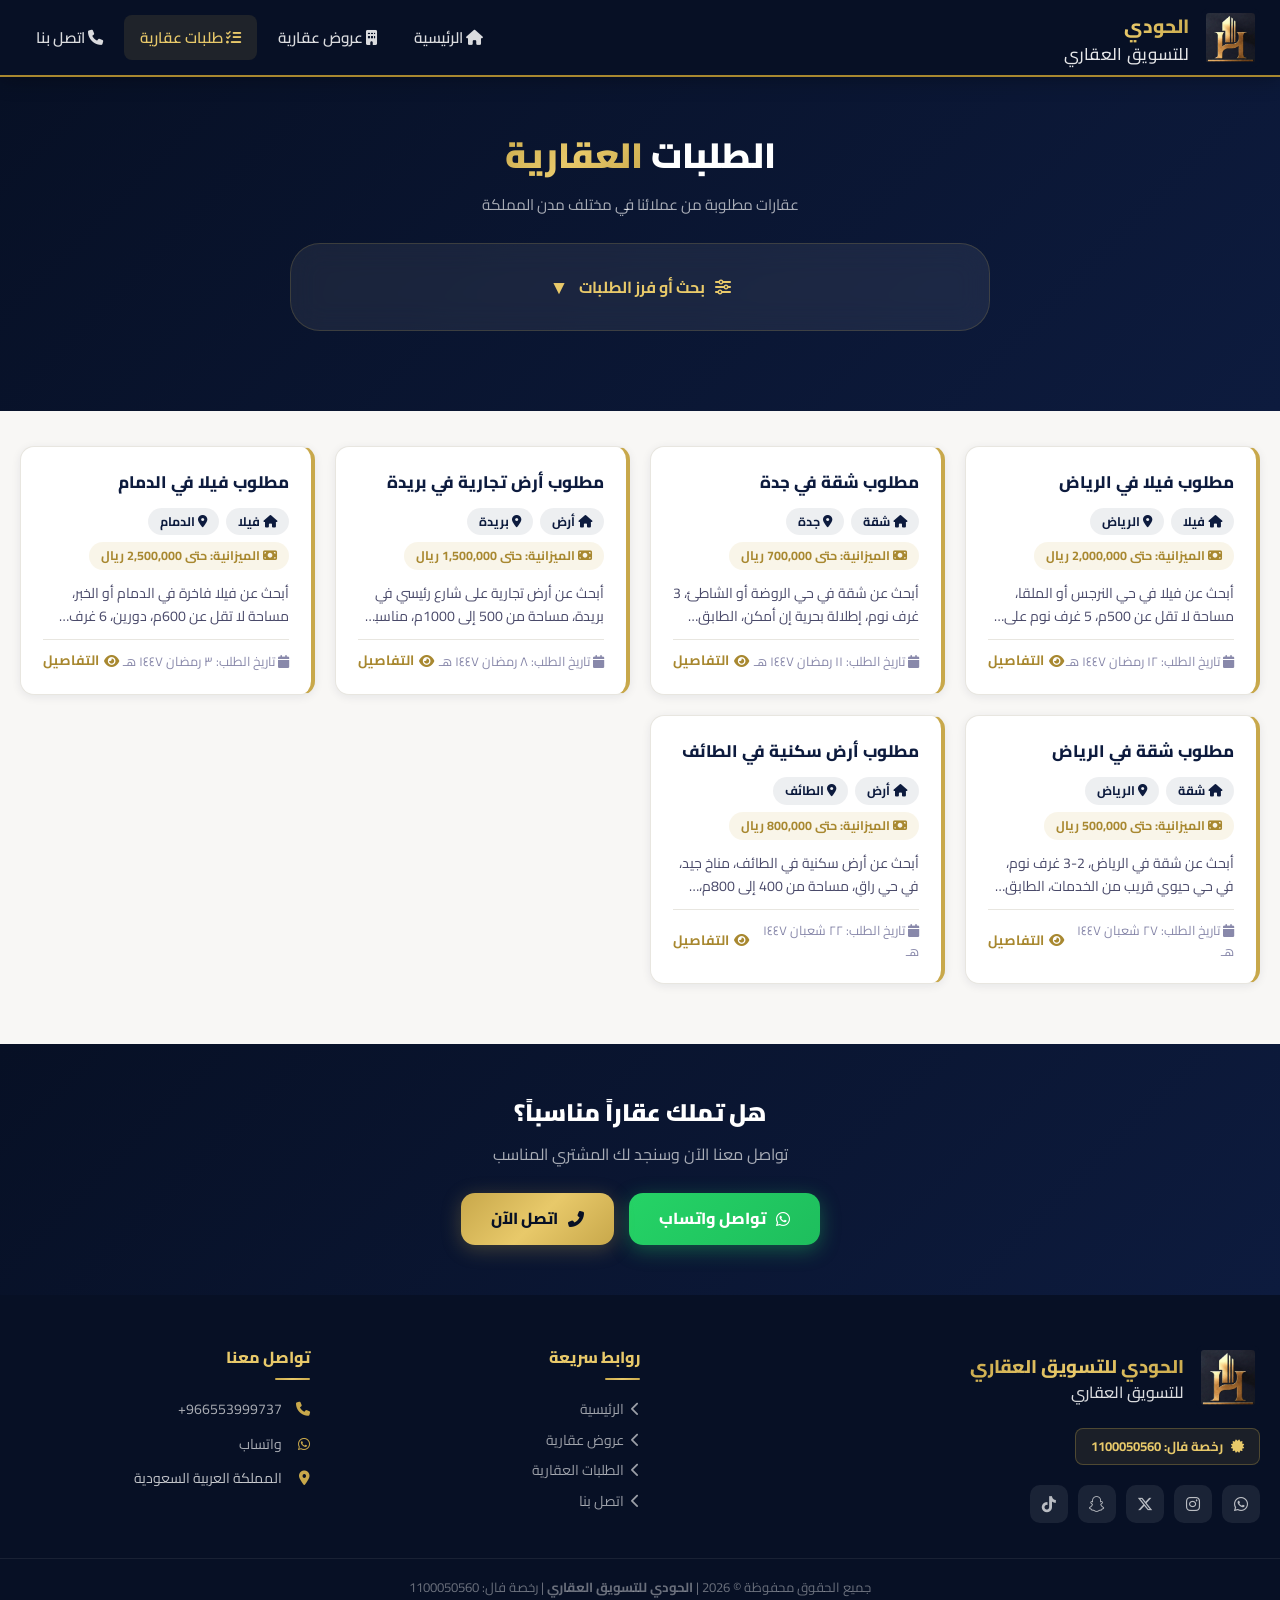
<file: requests.html>
<!DOCTYPE html>
<html lang="ar" dir="rtl">
<head>
<meta charset="UTF-8">
<meta name="viewport" content="width=device-width, initial-scale=1.0">
<title>الطلبات العقارية | الحودي للتسويق العقاري</title>
<link rel="stylesheet" href="assets/css/style.css">
<link rel="stylesheet" href="https://cdnjs.cloudflare.com/ajax/libs/font-awesome/6.5.0/css/all.min.css">
<link href="https://fonts.googleapis.com/css2?family=Cairo:wght@300;400;500;600;700;800;900&display=swap" rel="stylesheet">
</head>
<body>

<!-- NAVBAR -->
<nav class="navbar">
  <div class="navbar-inner">
    <a href="index.html" class="navbar-logo">
      <img src="assets/images/logo_new.png" alt="الحودي للتسويق العقاري" onerror="this.src=this.src.replace('.png','.svg')">
      <div class="navbar-logo-text">
        <span class="brand-name">الحودي</span>
        <span class="brand-sub-white">للتسويق العقاري</span>
      </div>
    </a>
    <ul class="navbar-nav" id="mainNav">
      <li><a href="index.html"><i class="fas fa-home"></i> الرئيسية</a></li>
      <li><a href="offers.html"><i class="fas fa-building"></i> عروض عقارية</a></li>
      <li><a href="requests.html" class="active"><i class="fas fa-list-check"></i> طلبات عقارية</a></li>
      <li><a href="#footer"><i class="fas fa-phone"></i> اتصل بنا</a></li>
    </ul>
    <button class="navbar-toggle" onclick="toggleNav()" aria-label="القائمة">
      <i class="fas fa-bars"></i>
    </button>
  </div>
</nav>

<!-- PAGE HERO -->
<section class="page-hero">
  <h1>الطلبات <span>العقارية</span></h1>
  <p>عقارات مطلوبة من عملائنا في مختلف مدن المملكة</p>

  <!-- SEARCH -->
  <div class="search-wrapper" style="margin-top:25px;">
    <button class="search-toggle-btn" id="searchToggle" onclick="toggleSearch()">
      <i class="fas fa-sliders"></i>
      بحث أو فرز الطلبات
      <span class="toggle-icon">▼</span>
    </button>
    <div class="search-filters" id="searchFilters">
      <div class="filter-group">
        <label><i class="fas fa-home"></i> نوع العقار</label>
        <select id="filterType" onchange="filterRequests()">
          <option value="">الكل</option>
          <option value="فيلا">فيلا</option>
          <option value="شقة">شقة</option>
          <option value="أرض">أرض</option>
          <option value="عمارة">عمارة</option>
          <option value="مكتب">مكتب</option>
          <option value="محل">محل تجاري</option>
          <option value="مستودع">مستودع</option>
          <option value="مزرعة">مزرعة</option>
          <option value="استراحة">استراحة</option>
        </select>
      </div>
      <div class="filter-group">
        <label><i class="fas fa-map-marker-alt"></i> المدينة</label>
        <select id="filterCity" onchange="filterRequests()">
          <option value="">كل المدن</option>
          <option value="الرياض">الرياض</option>
          <option value="جدة">جدة</option>
          <option value="مكة المكرمة">مكة المكرمة</option>
          <option value="المدينة المنورة">المدينة المنورة</option>
          <option value="الدمام">الدمام</option>
          <option value="الخبر">الخبر</option>
          <option value="الظهران">الظهران</option>
          <option value="تبوك">تبوك</option>
          <option value="بريدة">بريدة</option>
          <option value="أبها">أبها</option>
          <option value="نجران">نجران</option>
          <option value="حائل">حائل</option>
          <option value="الطائف">الطائف</option>
          <option value="الجبيل">الجبيل</option>
          <option value="ينبع">ينبع</option>
        </select>
      </div>
      <button class="search-btn" onclick="filterRequests()">
        <i class="fas fa-search"></i> بحث
      </button>
    </div>
  </div>
</section>

<!-- REQUESTS SECTION -->
<section class="section" style="padding-top:35px;">
  <div class="requests-grid" id="requestsGrid">
    <div class="empty-state" id="loadingState">
      <i class="fas fa-spinner fa-spin"></i>
      <p>جاري التحميل...</p>
    </div>
  </div>
</section>

<!-- CTA -->
<section style="background:linear-gradient(135deg,var(--navy-dark),var(--navy));padding:50px 20px;text-align:center;">
  <h2 style="color:var(--white);font-size:1.5rem;font-weight:900;margin-bottom:10px;">هل تملك عقاراً مناسباً؟</h2>
  <p style="color:rgba(255,255,255,0.65);margin-bottom:25px;">تواصل معنا الآن وسنجد لك المشتري المناسب</p>
  <div style="display:flex;gap:15px;justify-content:center;flex-wrap:wrap;">
    <a href="https://wa.me/966553999737" class="btn-whatsapp" target="_blank" style="width:auto;padding:13px 30px;">
      <i class="fab fa-whatsapp"></i> تواصل واتساب
    </a>
    <a href="tel:+966553999737" class="btn-call" style="width:auto;padding:13px 30px;">
      <i class="fas fa-phone-alt"></i> اتصل الآن
    </a>
  </div>
</section>

<!-- FOOTER -->
<footer class="footer" id="footer">
  <div class="footer-top">
    <div class="footer-brand">
      <div class="logo-area">
        <img src="assets/images/logo_new.png">
        <div>
          <div class="brand-name">الحودي للتسويق العقاري</div>
          <span class="brand-sub-white">للتسويق العقاري</span>
        </div>
      </div>
      
      <div class="fal-license"><i class="fas fa-certificate"></i> رخصة فال: 1100050560</div>
      <div class="social-links">
        <a href="https://wa.me/966553999737" class="social-link whatsapp" target="_blank"><i class="fab fa-whatsapp"></i></a>
        <a href="https://instagram.com" class="social-link instagram" target="_blank"><i class="fab fa-instagram"></i></a>
        <a href="https://twitter.com" class="social-link twitter" target="_blank"><i class="fab fa-x-twitter"></i></a>
        <a href="https://snapchat.com" class="social-link snapchat" target="_blank"><i class="fab fa-snapchat-ghost"></i></a>
        <a href="https://tiktok.com" class="social-link tiktok" target="_blank"><i class="fab fa-tiktok"></i></a>
      </div>
    </div>
    <div class="footer-col">
      <h4>روابط سريعة</h4>
      <ul>
        <li><a href="index.html"><i class="fas fa-chevron-left"></i> الرئيسية</a></li>
        <li><a href="offers.html"><i class="fas fa-chevron-left"></i> عروض عقارية</a></li>
        <li><a href="requests.html"><i class="fas fa-chevron-left"></i> الطلبات العقارية</a></li>
        <li><a href="#footer"><i class="fas fa-chevron-left"></i> اتصل بنا</a></li>
      </ul>
    </div>
    <div class="footer-col">
      <h4>تواصل معنا</h4>
      <div class="footer-contact-item">
        <i class="fas fa-phone"></i>
        <a href="tel:+966553999737">+966553999737</a>
      </div>
      <div class="footer-contact-item">
        <i class="fab fa-whatsapp"></i>
        <a href="https://wa.me/966553999737" target="_blank">واتساب</a>
      </div>
      <div class="footer-contact-item">
        <i class="fas fa-map-marker-alt"></i>
        <span>المملكة العربية السعودية</span>
      </div>
    </div>
  </div>
  <div class="footer-bottom">
    <p>جميع الحقوق محفوظة &copy; 2026 | <strong>الحودي للتسويق العقاري</strong> | رخصة فال: 1100050560</p>
  </div>
</footer>

<script>
const PHONE = '966553999737';

function fmtNum(n) {
  if (!n && n !== 0) return '-';
  return Number(n).toLocaleString('en-US');
}

function fmtDate(d) {
  if (!d) return '-';
  return new Date(d).toLocaleDateString('ar-SA', {year:'numeric',month:'long',day:'numeric'});
}

function toggleNav() {
  document.getElementById('mainNav').classList.toggle('open');
}

function toggleSearch() {
  const filters = document.getElementById('searchFilters');
  const btn = document.getElementById('searchToggle');
  filters.classList.toggle('show');
  btn.classList.toggle('active');
}

let allRequests = [];

async function loadRequests() {
  try {
    const res = await fetch('save.php?action=get_requests');
    const json = await res.json();
    if (json.success) allRequests = json.data || [];
  } catch(e) {
    try {
      const res = await fetch('data/requests.json');
      allRequests = await res.json();
    } catch(e2) {}
  }
  renderRequests(allRequests);
}

function renderRequests(requests) {
  const grid = document.getElementById('requestsGrid');
  if (!requests || requests.length === 0) {
    grid.innerHTML = '<div class="empty-state"><i class="fas fa-inbox"></i><p>لا توجد طلبات تطابق البحث</p></div>';
    return;
  }
  grid.innerHTML = requests.map(r => `
    <div class="req-card">
      <div class="req-card-title">${r.title}</div>
      <div class="req-card-tags">
        <span class="req-tag"><i class="fas fa-home"></i> ${r.type}</span>
        <span class="req-tag"><i class="fas fa-map-marker-alt"></i> ${r.city}</span>
        <span class="req-tag gold"><i class="fas fa-money-bill"></i> الميزانية: حتى ${fmtNum(r.budget)} ريال</span>
      </div>
      <div class="req-card-details">${r.details || ''}</div>
      <div class="req-card-footer">
        <span><i class="fas fa-calendar"></i> تاريخ الطلب: ${fmtDate(r.date)}</span>
        <a href="request.html?id=${r.id}" style="color:var(--gold-dark);font-weight:700;text-decoration:none;font-size:0.85rem;display:flex;align-items:center;gap:5px;">
          <i class="fas fa-eye"></i> التفاصيل
        </a>
      </div>
    </div>
  `).join('');
}

function filterRequests() {
  const type = document.getElementById('filterType').value;
  const city = document.getElementById('filterCity').value;
  let filtered = allRequests;
  if (type) filtered = filtered.filter(r => r.type === type);
  if (city) filtered = filtered.filter(r => r.city === city);
  renderRequests(filtered);
}

loadRequests();
</script>
</body>
</html>
</file>
<file: assets/css/style.css>
/* ===== GLOBAL STYLES ===== */
@import url('https://fonts.googleapis.com/css2?family=Cairo:wght@300;400;500;600;700;800;900&display=swap');

:root {
  --navy: #0d1b3e;
  --navy-dark: #071025;
  --navy-light: #162650;
  --gold: #c8a84b;
  --gold-light: #e8c96a;
  --gold-dark: #a88830;
  --gold-gradient: linear-gradient(135deg, #c8a84b 0%, #e8c96a 50%, #c8a84b 100%);
  --white: #ffffff;
  --gray-light: #f8f7f5;
  --gray: #e8e6e0;
  --text-dark: #1a1a2e;
  --text-medium: #4a4a6a;
  --text-light: #8888aa;
  --shadow-sm: 0 2px 10px rgba(13,27,62,0.08);
  --shadow-md: 0 6px 25px rgba(13,27,62,0.12);
  --shadow-lg: 0 15px 50px rgba(13,27,62,0.2);
  --shadow-gold: 0 4px 20px rgba(200,168,75,0.3);
  --radius-sm: 8px;
  --radius-md: 14px;
  --radius-lg: 20px;
  --radius-xl: 30px;
  --transition: all 0.3s cubic-bezier(0.4, 0, 0.2, 1);
}

* { margin: 0; padding: 0; box-sizing: border-box; }

body {
  font-family: 'Cairo', sans-serif;
  direction: rtl;
  background: var(--gray-light);
  color: var(--text-dark);
  line-height: 1.6;
  min-height: 100vh;
  display: flex;
  flex-direction: column;
}

/* ===== SCROLLBAR ===== */
::-webkit-scrollbar { width: 7px; }
::-webkit-scrollbar-track { background: var(--gray-light); }
::-webkit-scrollbar-thumb { background: var(--gold); border-radius: 10px; }

/* ===== NAVBAR ===== */
.navbar {
  background: var(--navy-dark);
  position: sticky;
  top: 0;
  z-index: 1000;
  box-shadow: 0 2px 20px rgba(0,0,0,0.3);
  border-bottom: 2px solid var(--gold-dark);
}

.navbar-inner {
  max-width: 1300px;
  margin: 0 auto;
  padding: 0 20px;
  display: flex;
  align-items: center;
  justify-content: space-between;
  height: 75px;
}

.navbar-logo {
  display: flex;
  align-items: center;
  gap: 12px;
  text-decoration: none;
}

.navbar-logo img {
  height: 55px;
  width: auto;
  object-fit: contain;
  background: var(--navy-dark);
  padding: 5px;
  border-radius: var(--radius-sm);
}

.navbar-logo-text {
  display: flex;
  flex-direction: column;
  line-height: 1.2;
  gap: 2px;
}

.navbar-logo-text .brand-name {
  font-size: 1.2rem;
  font-weight: 800;
  background: var(--gold-gradient);
  -webkit-background-clip: text;
  -webkit-text-fill-color: transparent;
  background-clip: text;
  line-height: 1.6;
  padding-bottom: 2px;
  display: inline-block;
}

.navbar-logo-text .brand-sub {
  font-size: 0.65rem;
  color: rgba(255,255,255,0.6);
  font-weight: 400;
  letter-spacing: 0.5px;
  margin-top: 3px;
  line-height: 1.4;
}

.navbar-logo-text .brand-sub-white {
  font-size: 1.05rem;
  color: rgba(255,255,255,0.9);
  font-weight: 500;
  letter-spacing: 0.3px;
  margin-top: -2px;
  line-height: 1.2;
}

.navbar-nav {
  display: flex;
  align-items: center;
  gap: 5px;
  list-style: none;
}

.navbar-nav a {
  color: rgba(255,255,255,0.85);
  text-decoration: none;
  padding: 8px 16px;
  border-radius: var(--radius-sm);
  font-size: 0.95rem;
  font-weight: 600;
  transition: var(--transition);
}

.navbar-nav a:hover,
.navbar-nav a.active {
  color: var(--gold-light);
  background: rgba(200,168,75,0.12);
}

.navbar-admin-btn {
  background: var(--gold-gradient);
  color: var(--navy-dark) !important;
  padding: 9px 20px !important;
  border-radius: var(--radius-sm) !important;
  font-weight: 700 !important;
  box-shadow: var(--shadow-gold);
  display: flex !important;
  align-items: center;
  gap: 6px;
}

.navbar-admin-btn:hover {
  transform: translateY(-1px);
  box-shadow: 0 6px 25px rgba(200,168,75,0.4) !important;
  background: linear-gradient(135deg, #e8c96a 0%, #c8a84b 100%) !important;
}

.navbar-toggle {
  display: none;
  background: none;
  border: none;
  color: var(--gold);
  font-size: 1.5rem;
  cursor: pointer;
  padding: 5px;
}

/* ===== HERO SECTION ===== */
.hero {
  background: linear-gradient(135deg, var(--navy-dark) 0%, var(--navy) 50%, #1a2f6e 100%);
  padding: 45px 20px 60px;
  text-align: center;
  position: relative;
  overflow: hidden;
}

.hero::before {
  content: '';
  position: absolute;
  inset: 0;
  background: url("data:image/svg+xml,%3Csvg width='60' height='60' viewBox='0 0 60 60' xmlns='http://www.w3.org/2000/svg'%3E%3Cg fill='none' fill-rule='evenodd'%3E%3Cg fill='%23c8a84b' fill-opacity='0.04'%3E%3Cpath d='M36 34v-4h-2v4h-4v2h4v4h2v-4h4v-2h-4zm0-30V0h-2v4h-4v2h4v4h2V6h4V4h-4zM6 34v-4H4v4H0v2h4v4h2v-4h4v-2H6zM6 4V0H4v4H0v2h4v4h2V6h4V4H6z'/%3E%3C/g%3E%3C/g%3E%3C/svg%3E");
}

.hero-content { position: relative; z-index: 1; max-width: 900px; margin: 0 auto; }

.hero-badge {
  display: inline-flex;
  align-items: center;
  gap: 8px;
  background: rgba(200,168,75,0.15);
  border: 1px solid rgba(200,168,75,0.3);
  color: var(--gold-light);
  padding: 7px 18px;
  border-radius: 50px;
  font-size: 0.82rem;
  font-weight: 600;
  margin-bottom: 12px;
  margin-top: -30px;
}

.hero h1 {
  font-size: clamp(1.6rem, 4vw, 2.8rem);
  font-weight: 900;
  color: var(--white);
  margin-bottom: 12px;
  line-height: 1.3;
}

.hero h1 span {
  background: var(--gold-gradient);
  -webkit-background-clip: text;
  -webkit-text-fill-color: transparent;
  background-clip: text;
}

.hero p {
  color: rgba(255,255,255,0.7);
  font-size: 1rem;
  margin-bottom: 35px;
}

/* ===== SEARCH BOX ===== */
.search-wrapper {
  background: rgba(255,255,255,0.07);
  backdrop-filter: blur(15px);
  border: 1px solid rgba(200,168,75,0.2);
  border-radius: var(--radius-xl);
  padding: 20px 25px;
  max-width: 700px;
  margin: 0 auto 30px;
}

.search-toggle-btn {
  width: 100%;
  background: none;
  border: none;
  color: var(--gold-light);
  font-family: 'Cairo', sans-serif;
  font-size: 1rem;
  font-weight: 700;
  cursor: pointer;
  display: flex;
  align-items: center;
  justify-content: center;
  gap: 10px;
  padding: 5px;
  transition: var(--transition);
}

.search-toggle-btn .toggle-icon {
  font-size: 1.2rem;
  transition: transform 0.3s;
}

.search-toggle-btn.active .toggle-icon { transform: rotate(180deg); }

.search-filters {
  display: none;
  margin-top: 20px;
  gap: 15px;
}

.search-filters.show { display: flex; flex-wrap: wrap; }

.filter-group { flex: 1; min-width: 180px; }

.filter-group label {
  display: block;
  color: var(--gold-light);
  font-size: 0.82rem;
  font-weight: 700;
  margin-bottom: 7px;
  text-transform: uppercase;
  letter-spacing: 0.5px;
}

.filter-group select {
  width: 100%;
  padding: 11px 16px;
  background: rgba(255,255,255,0.1);
  border: 1px solid rgba(200,168,75,0.3);
  border-radius: var(--radius-sm);
  color: var(--white);
  font-family: 'Cairo', sans-serif;
  font-size: 0.95rem;
  cursor: pointer;
  appearance: none;
  background-image: url("data:image/svg+xml,%3Csvg xmlns='http://www.w3.org/2000/svg' width='12' height='12' viewBox='0 0 12 12'%3E%3Cpath fill='%23c8a84b' d='M6 8L1 3h10z'/%3E%3C/svg%3E");
  background-repeat: no-repeat;
  background-position: left 12px center;
  transition: var(--transition);
}

.filter-group select option { background: var(--navy-dark); color: var(--white); }
.filter-group select:focus { outline: none; border-color: var(--gold); }

.search-btn {
  flex: 0 0 auto;
  padding: 12px 30px;
  background: rgba(200,168,75,0.15);
  border: 2px solid var(--gold);
  border-radius: var(--radius-sm);
  color: var(--gold-light);
  font-family: 'Cairo', sans-serif;
  font-size: 1rem;
  font-weight: 700;
  cursor: pointer;
  transition: var(--transition);
  display: flex;
  align-items: center;
  gap: 8px;
  align-self: flex-end;
}

.search-btn:hover {
  background: var(--gold-gradient);
  color: var(--navy-dark);
  transform: translateY(-2px);
  box-shadow: var(--shadow-gold);
}

/* ===== ACTION BUTTONS HERO ===== */
.hero-buttons {
  display: flex;
  gap: 15px;
  margin-top: 20px;
  flex-wrap: wrap;
  justify-content: center;
}

.hero-action-btn {
  display: inline-flex;
  align-items: center;
  gap: 10px;
  padding: 14px 35px;
  border-radius: var(--radius-sm);
  font-family: 'Cairo', sans-serif;
  font-size: 1.05rem;
  font-weight: 700;
  text-decoration: none;
  cursor: pointer;
  transition: var(--transition);
  border: 2px solid transparent;
}

.hero-action-btn.properties-btn {
  background: var(--gold-gradient);
  color: var(--navy-dark);
  box-shadow: var(--shadow-gold);
}

.hero-action-btn.properties-btn:hover {
  transform: translateY(-3px);
  box-shadow: 0 8px 30px rgba(200,168,75,0.4);
}

.hero-action-btn.requests-btn {
  background: rgba(200,168,75,0.15);
  border: 2px solid var(--gold);
  color: var(--gold-light);
}

.hero-action-btn.requests-btn:hover {
  background: var(--gold-gradient);
  color: var(--navy-dark);
  transform: translateY(-3px);
  box-shadow: var(--shadow-gold);
}

/* ===== SEARCH IN SECTION ===== */
.section-search {
  max-width: 900px;
  margin: 0 auto 40px;
}

/* ===== SECTION ===== */
.section { padding: 60px 20px; }
.section-header { text-align: center; margin-bottom: 45px; }

.section-tag {
  display: inline-block;
  background: rgba(200,168,75,0.1);
  color: var(--gold-dark);
  padding: 5px 16px;
  border-radius: 50px;
  font-size: 0.8rem;
  font-weight: 700;
  margin-bottom: 10px;
  border: 1px solid rgba(200,168,75,0.2);
}

.section-title {
  font-size: clamp(1.4rem, 3vw, 2rem);
  font-weight: 900;
  color: var(--navy);
  margin-bottom: 10px;
}

.section-title span { color: var(--gold-dark); }

.section-line {
  width: 60px;
  height: 3px;
  background: var(--gold-gradient);
  margin: 12px auto 0;
  border-radius: 3px;
}

/* ===== PROPERTY CARDS ===== */
.properties-grid {
  display: grid;
  grid-template-columns: repeat(auto-fill, minmax(300px, 1fr));
  gap: 25px;
  max-width: 1300px;
  margin: 0 auto;
}

.prop-card {
  background: var(--white);
  border-radius: var(--radius-lg);
  overflow: hidden;
  box-shadow: var(--shadow-sm);
  border: 1px solid var(--gray);
  transition: var(--transition);
  display: flex;
  flex-direction: column;
}

.prop-card:hover {
  transform: translateY(-5px);
  box-shadow: var(--shadow-lg);
  border-color: rgba(200,168,75,0.3);
}

.prop-card-img {
  position: relative;
  height: 210px;
  overflow: hidden;
  background: linear-gradient(135deg, var(--navy), var(--navy-light));
}

.prop-card-img img {
  width: 100%;
  height: 100%;
  object-fit: cover;
  transition: transform 0.5s;
}

.prop-card:hover .prop-card-img img { transform: scale(1.06); }

.prop-badge {
  position: absolute;
  top: 12px;
  right: 12px;
  background: var(--gold-gradient);
  color: var(--navy-dark);
  padding: 5px 13px;
  border-radius: 50px;
  font-size: 0.78rem;
  font-weight: 800;
  box-shadow: var(--shadow-gold);
}

/* علامة تم البيع المائية */
.sold-overlay {
  position: absolute;
  inset: 0;
  background: rgba(0,0,0,0.45);
  display: flex;
  align-items: center;
  justify-content: center;
  z-index: 2;
  border-radius: inherit;
}
.sold-stamp {
  border: 4px solid #e74c3c;
  color: #e74c3c;
  font-size: 1.5rem;
  font-weight: 900;
  padding: 8px 22px;
  border-radius: 8px;
  transform: rotate(-20deg);
  background: rgba(255,255,255,0.12);
  letter-spacing: 2px;
  text-shadow: 0 1px 3px rgba(0,0,0,0.4);
  white-space: nowrap;
}
.prop-card.is-sold .prop-price-row .btn-details {
  opacity: 0.6;
  pointer-events: none;
}

.prop-no-img {
  width: 100%;
  height: 100%;
  display: flex;
  flex-direction: column;
  align-items: center;
  justify-content: center;
  color: rgba(255,255,255,0.4);
  gap: 10px;
}

.prop-no-img i { font-size: 3rem; }
.prop-no-img span { font-size: 0.9rem; }

.prop-card-body {
  padding: 20px;
  flex: 1;
  display: flex;
  flex-direction: column;
  gap: 12px;
}

.prop-card-title {
  font-size: 1.1rem;
  font-weight: 800;
  color: var(--navy);
  line-height: 1.4;
}

.prop-card-meta {
  display: grid;
  grid-template-columns: 1fr 1fr;
  gap: 8px;
}

.prop-meta-item {
  display: flex;
  align-items: center;
  gap: 6px;
  font-size: 0.88rem;
  color: var(--text-medium);
}

.prop-meta-item i {
  color: var(--gold-dark);
  font-size: 0.9rem;
  width: 16px;
}

.prop-meta-item span { font-weight: 600; }

.prop-price-row {
  display: flex;
  align-items: center;
  justify-content: space-between;
  margin-top: auto;
  padding-top: 12px;
  border-top: 1px solid var(--gray);
}

.prop-price {
  font-size: 1.2rem;
  font-weight: 900;
  color: var(--navy);
  display: flex;
  align-items: center;
  gap: 5px;
}

.prop-price .currency {
  font-size: 0.8rem;
  color: var(--gold-dark);
  font-weight: 700;
  background: rgba(200,168,75,0.1);
  padding: 2px 8px;
  border-radius: 20px;
}

.btn-details {
  background: var(--gold-gradient);
  color: var(--navy-dark);
  border: none;
  padding: 9px 20px;
  border-radius: var(--radius-sm);
  font-family: 'Cairo', sans-serif;
  font-size: 0.88rem;
  font-weight: 800;
  cursor: pointer;
  text-decoration: none;
  display: inline-flex;
  align-items: center;
  gap: 6px;
  transition: var(--transition);
  box-shadow: 0 3px 12px rgba(200,168,75,0.3);
}

.btn-details:hover { transform: translateY(-2px); box-shadow: var(--shadow-gold); }

/* ===== REQUESTS SECTION ===== */
.requests-grid {
  display: grid;
  grid-template-columns: repeat(auto-fill, minmax(280px, 1fr));
  gap: 20px;
  max-width: 1300px;
  margin: 0 auto;
}

.req-card {
  background: var(--white);
  border-radius: var(--radius-md);
  padding: 22px;
  box-shadow: var(--shadow-sm);
  border: 1px solid var(--gray);
  border-right: 4px solid var(--gold);
  transition: var(--transition);
}

.req-card:hover {
  transform: translateY(-3px);
  box-shadow: var(--shadow-md);
}

.req-card-title {
  font-size: 1.05rem;
  font-weight: 800;
  color: var(--navy);
  margin-bottom: 12px;
}

.req-card-tags {
  display: flex;
  flex-wrap: wrap;
  gap: 7px;
  margin-bottom: 12px;
}

.req-tag {
  background: rgba(13,27,62,0.07);
  color: var(--navy);
  padding: 4px 12px;
  border-radius: 50px;
  font-size: 0.78rem;
  font-weight: 700;
}

.req-tag.gold {
  background: rgba(200,168,75,0.12);
  color: var(--gold-dark);
}

.req-card-details {
  font-size: 0.88rem;
  color: var(--text-medium);
  line-height: 1.6;
  margin-bottom: 12px;
  display: -webkit-box;
  -webkit-line-clamp: 2;
  -webkit-box-orient: vertical;
  overflow: hidden;
}

.req-card-footer {
  display: flex;
  align-items: center;
  justify-content: space-between;
  font-size: 0.8rem;
  color: var(--text-light);
  border-top: 1px solid var(--gray);
  padding-top: 10px;
}

/* ===== FOOTER ===== */
.footer {
  background: var(--navy-dark);
  color: rgba(255,255,255,0.75);
  margin-top: auto;
}

.footer-top {
  max-width: 1300px;
  margin: 0 auto;
  padding: 50px 20px 35px;
  display: grid;
  grid-template-columns: 2fr 1fr 1fr;
  gap: 40px;
}

.footer-brand .logo-area {
  display: flex;
  align-items: center;
  gap: 12px;
  margin-bottom: 18px;
}

.footer-brand .logo-area img { 
  height: 55px;
  background: var(--navy-dark);
  padding: 5px;
  border-radius: var(--radius-sm);
}

.footer-brand .logo-area > div {
  display: flex;
  flex-direction: column;
  gap: 2px;
}

.footer-brand .brand-name {
  font-size: 1.15rem;
  font-weight: 800;
  background: var(--gold-gradient);
  -webkit-background-clip: text;
  -webkit-text-fill-color: transparent;
  background-clip: text;
  line-height: 1.6;
  padding-bottom: 2px;
  display: inline-block;
}

.footer-brand .brand-sub {
  font-size: 0.7rem;
  color: rgba(255,255,255,0.5);
  display: block;
  margin-top: 3px;
  line-height: 1.4;
}

.footer-brand .brand-sub-white {
  font-size: 1rem;
  color: rgba(255,255,255,0.85);
  display: block;
  margin-top: -2px;
  line-height: 1.2;
  font-weight: 500;
}

.footer-brand p {
  font-size: 0.88rem;
  line-height: 1.7;
  margin-bottom: 20px;
  color: rgba(255,255,255,0.6);
}

.footer-brand .fal-license {
  display: inline-flex;
  align-items: center;
  gap: 8px;
  background: rgba(200,168,75,0.1);
  border: 1px solid rgba(200,168,75,0.3);
  color: var(--gold-light);
  padding: 7px 15px;
  border-radius: var(--radius-sm);
  font-size: 0.82rem;
  font-weight: 700;
  margin-bottom: 20px;
}

.social-links { display: flex; gap: 10px; flex-wrap: wrap; }

.social-link {
  width: 38px;
  height: 38px;
  border-radius: 10px;
  display: flex;
  align-items: center;
  justify-content: center;
  text-decoration: none;
  font-size: 1rem;
  transition: var(--transition);
  background: rgba(255,255,255,0.08);
  color: rgba(255,255,255,0.7);
}

.social-link:hover { transform: translateY(-3px); }
.social-link.whatsapp:hover { background: #25d366; color: #fff; }
.social-link.instagram:hover { background: linear-gradient(45deg,#f09433,#e6683c,#dc2743,#cc2366,#bc1888); color: #fff; }
.social-link.twitter:hover { background: #000; color: #fff; }
.social-link.facebook:hover { background: #1877f2; color: #fff; }
.social-link.youtube:hover { background: #ff0000; color: #fff; }
.social-link.snapchat:hover { background: #fffc00; color: #333; }
.social-link.tiktok:hover { background: #010101; color: #fff; }

.footer-col h4 {
  color: var(--gold-light);
  font-size: 1rem;
  font-weight: 800;
  margin-bottom: 18px;
  position: relative;
  padding-bottom: 10px;
}

.footer-col h4::after {
  content: '';
  position: absolute;
  bottom: 0;
  right: 0;
  width: 35px;
  height: 2px;
  background: var(--gold-gradient);
  border-radius: 2px;
}

.footer-col ul { list-style: none; }

.footer-col ul li {
  margin-bottom: 8px;
}

.footer-col ul li a {
  color: rgba(255,255,255,0.6);
  text-decoration: none;
  font-size: 0.88rem;
  transition: var(--transition);
  display: flex;
  align-items: center;
  gap: 7px;
}

.footer-col ul li a:hover { color: var(--gold-light); padding-right: 5px; }

.footer-contact-item {
  display: flex;
  align-items: center;
  gap: 10px;
  margin-bottom: 12px;
  font-size: 0.88rem;
}

.footer-contact-item i { color: var(--gold); width: 18px; }

.footer-contact-item a {
  color: rgba(255,255,255,0.65);
  text-decoration: none;
  transition: var(--transition);
  direction: ltr;
}

.footer-contact-item a:hover { color: var(--gold-light); }

.footer-bottom {
  border-top: 1px solid rgba(255,255,255,0.07);
  text-align: center;
  padding: 18px 20px;
  font-size: 0.82rem;
  color: rgba(255,255,255,0.4);
}

/* ===== PROPERTY DETAIL ===== */
.detail-page { max-width: 950px; margin: 0 auto; padding: 40px 20px 60px; }

.detail-title {
  font-size: clamp(1.4rem, 3.5vw, 2.2rem);
  font-weight: 900;
  color: var(--navy);
  margin-bottom: 25px;
  text-align: center;
  line-height: 1.3;
}

.detail-stats {
  display: grid;
  grid-template-columns: repeat(2, 1fr);
  gap: 15px;
  margin-bottom: 30px;
}

@media (min-width: 580px) {
  .detail-stats { grid-template-columns: repeat(4, 1fr); }
}

.detail-stat {
  background: var(--white);
  border-radius: var(--radius-md);
  padding: 18px 15px;
  text-align: center;
  box-shadow: var(--shadow-sm);
  border: 1px solid var(--gray);
  border-top: 3px solid var(--gold);
  transition: var(--transition);
}

.detail-stat:hover { transform: translateY(-3px); box-shadow: var(--shadow-md); }

.detail-stat i {
  font-size: 1.6rem;
  color: var(--gold);
  margin-bottom: 8px;
  display: block;
}

.detail-stat .stat-label {
  font-size: 0.78rem;
  color: var(--text-light);
  font-weight: 600;
  text-transform: uppercase;
  margin-bottom: 4px;
}

.detail-stat .stat-value {
  font-size: 1rem;
  font-weight: 800;
  color: var(--navy);
}

.detail-description {
  background: var(--white);
  border-radius: var(--radius-md);
  padding: 25px;
  box-shadow: var(--shadow-sm);
  border: 1px solid var(--gray);
  margin-bottom: 30px;
}

.detail-description h3 {
  font-size: 1.05rem;
  font-weight: 800;
  color: var(--navy);
  margin-bottom: 12px;
  display: flex;
  align-items: center;
  gap: 8px;
}

.detail-description h3 i { color: var(--gold); }

.detail-description p {
  color: #2c3e50;
  line-height: 1.9;
  font-size: 1.05rem;
}

.detail-images { margin-bottom: 35px; }

.detail-images h3 {
  font-size: 1.1rem;
  font-weight: 800;
  color: var(--navy);
  margin-bottom: 15px;
  display: flex;
  align-items: center;
  gap: 8px;
}

.detail-images h3 i { color: var(--gold); }

.images-stack { display: flex; flex-direction: column; gap: 12px; }

.images-stack img {
  width: 100%;
  border-radius: var(--radius-md);
  object-fit: cover;
  max-height: 450px;
  box-shadow: var(--shadow-md);
  transition: var(--transition);
}

.images-stack img:hover { transform: scale(1.01); }

.contact-btns {
  display: grid;
  grid-template-columns: 1fr 1fr;
  gap: 15px;
  max-width: 500px;
  margin: 0 auto;
}

.btn-whatsapp {
  background: linear-gradient(135deg, #25d366, #1ebe5d);
  color: #fff;
  border: none;
  padding: 16px;
  border-radius: var(--radius-md);
  font-family: 'Cairo', sans-serif;
  font-size: 1rem;
  font-weight: 800;
  cursor: pointer;
  display: flex;
  align-items: center;
  justify-content: center;
  gap: 10px;
  text-decoration: none;
  box-shadow: 0 5px 20px rgba(37,211,102,0.35);
  transition: var(--transition);
}

.btn-whatsapp:hover { transform: translateY(-3px); box-shadow: 0 8px 30px rgba(37,211,102,0.45); }

.btn-call {
  background: var(--gold-gradient);
  color: var(--navy-dark);
  border: none;
  padding: 16px;
  border-radius: var(--radius-md);
  font-family: 'Cairo', sans-serif;
  font-size: 1rem;
  font-weight: 800;
  cursor: pointer;
  display: flex;
  align-items: center;
  justify-content: center;
  gap: 10px;
  text-decoration: none;
  box-shadow: var(--shadow-gold);
  transition: var(--transition);
}

.btn-call:hover { transform: translateY(-3px); box-shadow: 0 8px 30px rgba(200,168,75,0.45); }

.back-btn {
  display: inline-flex;
  align-items: center;
  gap: 8px;
  color: var(--navy);
  font-weight: 700;
  font-size: 0.95rem;
  text-decoration: none;
  margin-bottom: 25px;
  transition: var(--transition);
  background: var(--white);
  padding: 9px 18px;
  border-radius: var(--radius-sm);
  box-shadow: var(--shadow-sm);
  border: 1px solid var(--gray);
}

.back-btn:hover { color: var(--gold-dark); transform: translateX(4px); }

/* ===== ADMIN ===== */
.admin-layout { display: flex; min-height: 100vh; }

.admin-sidebar {
  width: 260px;
  background: var(--navy-dark);
  border-left: 1px solid rgba(200,168,75,0.15);
  flex-shrink: 0;
  position: fixed;
  right: 0;
  top: 0;
  bottom: 0;
  overflow-y: auto;
  z-index: 100;
}

.sidebar-logo {
  padding: 25px 20px;
  border-bottom: 1px solid rgba(200,168,75,0.15);
  display: flex;
  align-items: center;
  gap: 12px;
}

.sidebar-logo img { height: 45px; }

.sidebar-logo .s-name {
  font-size: 0.95rem;
  font-weight: 800;
  background: var(--gold-gradient);
  -webkit-background-clip: text;
  -webkit-text-fill-color: transparent;
  background-clip: text;
  line-height: 1.3;
}

.sidebar-logo .s-panel {
  font-size: 0.7rem;
  color: rgba(255,255,255,0.4);
}

.sidebar-nav { padding: 20px 0; }

.sidebar-nav-item {
  display: flex;
  align-items: center;
  gap: 12px;
  padding: 13px 22px;
  color: rgba(255,255,255,0.65);
  text-decoration: none;
  font-size: 0.9rem;
  font-weight: 600;
  transition: var(--transition);
  border-right: 3px solid transparent;
  cursor: pointer;
  background: none;
  border-left: none;
  border-top: none;
  border-bottom: none;
  width: 100%;
  font-family: 'Cairo', sans-serif;
  text-align: right;
}

.sidebar-nav-item i { font-size: 1rem; width: 20px; color: rgba(255,255,255,0.4); }

.sidebar-nav-item:hover,
.sidebar-nav-item.active {
  color: var(--gold-light);
  background: rgba(200,168,75,0.08);
  border-right-color: var(--gold);
}

.sidebar-nav-item.active i,
.sidebar-nav-item:hover i { color: var(--gold); }

.sidebar-section-label {
  padding: 14px 22px 6px;
  font-size: 0.72rem;
  color: rgba(255,255,255,0.25);
  font-weight: 700;
  text-transform: uppercase;
  letter-spacing: 1px;
}

.admin-main {
  flex: 1;
  margin-left: 0;
  margin-right: 260px;
  padding: 30px;
  background: #f3f4f8;
  min-height: 100vh;
}

.admin-header {
  display: flex;
  align-items: center;
  justify-content: space-between;
  margin-bottom: 30px;
  flex-wrap: wrap;
  gap: 15px;
}

.admin-header h2 {
  font-size: 1.4rem;
  font-weight: 900;
  color: var(--navy);
  display: flex;
  align-items: center;
  gap: 10px;
}

.admin-header h2 i { color: var(--gold); }

.btn-add {
  background: var(--gold-gradient);
  color: var(--navy-dark);
  border: none;
  padding: 11px 22px;
  border-radius: var(--radius-sm);
  font-family: 'Cairo', sans-serif;
  font-size: 0.92rem;
  font-weight: 800;
  cursor: pointer;
  display: inline-flex;
  align-items: center;
  gap: 8px;
  box-shadow: var(--shadow-gold);
  transition: var(--transition);
  text-decoration: none;
}

.btn-add:hover { transform: translateY(-2px); box-shadow: 0 6px 25px rgba(200,168,75,0.4); }

/* Stats Cards */
.admin-stats {
  display: grid;
  grid-template-columns: repeat(auto-fit, minmax(180px, 1fr));
  gap: 18px;
  margin-bottom: 30px;
}

.stat-card {
  background: var(--white);
  border-radius: var(--radius-md);
  padding: 22px;
  box-shadow: var(--shadow-sm);
  border: 1px solid var(--gray);
  display: flex;
  align-items: center;
  gap: 15px;
  transition: var(--transition);
}

.stat-card:hover { transform: translateY(-3px); box-shadow: var(--shadow-md); }

.stat-icon {
  width: 55px;
  height: 55px;
  border-radius: var(--radius-sm);
  display: flex;
  align-items: center;
  justify-content: center;
  font-size: 1.4rem;
  flex-shrink: 0;
}

.stat-icon.gold { background: rgba(200,168,75,0.12); color: var(--gold-dark); }
.stat-icon.navy { background: rgba(13,27,62,0.08); color: var(--navy); }
.stat-icon.green { background: rgba(37,211,102,0.1); color: #1da65d; }

.stat-info .num {
  font-size: 1.7rem;
  font-weight: 900;
  color: var(--navy);
  line-height: 1;
}

.stat-info .label {
  font-size: 0.82rem;
  color: var(--text-light);
  font-weight: 600;
}

/* Table */
.admin-table-wrap {
  background: var(--white);
  border-radius: var(--radius-md);
  box-shadow: var(--shadow-sm);
  border: 1px solid var(--gray);
  overflow: hidden;
}

.admin-table {
  width: 100%;
  border-collapse: collapse;
}

.admin-table th {
  background: var(--navy);
  color: var(--gold-light);
  padding: 14px 16px;
  font-size: 0.85rem;
  font-weight: 700;
  text-align: right;
  white-space: nowrap;
}

.admin-table td {
  padding: 12px 16px;
  font-size: 0.9rem;
  border-bottom: 1px solid var(--gray);
  color: var(--text-medium);
  vertical-align: middle;
}

.admin-table tr:last-child td { border-bottom: none; }

.admin-table tr:hover td { background: rgba(200,168,75,0.04); }

.admin-table .prop-thumb {
  width: 55px;
  height: 42px;
  border-radius: 8px;
  object-fit: cover;
  border: 2px solid var(--gray);
}

.admin-table .no-img {
  width: 55px;
  height: 42px;
  border-radius: 8px;
  background: var(--gray);
  display: flex;
  align-items: center;
  justify-content: center;
  color: var(--text-light);
  font-size: 1rem;
}

.type-badge {
  display: inline-block;
  padding: 3px 12px;
  border-radius: 50px;
  font-size: 0.78rem;
  font-weight: 700;
}

.type-badge.villa { background: rgba(200,168,75,0.1); color: var(--gold-dark); }
.type-badge.apt { background: rgba(13,27,62,0.08); color: var(--navy); }
.type-badge.land { background: rgba(46,125,50,0.08); color: #2e7d32; }

.btn-edit {
  background: rgba(13,27,62,0.08);
  color: var(--navy);
  border: none;
  padding: 7px 14px;
  border-radius: 7px;
  font-family: 'Cairo', sans-serif;
  font-size: 0.82rem;
  font-weight: 700;
  cursor: pointer;
  transition: var(--transition);
  display: inline-flex;
  align-items: center;
  gap: 5px;
}

.btn-edit:hover { background: var(--navy); color: var(--gold-light); }

.btn-delete {
  background: rgba(220,53,69,0.08);
  color: #c0392b;
  border: none;
  padding: 7px 14px;
  border-radius: 7px;
  font-family: 'Cairo', sans-serif;
  font-size: 0.82rem;
  font-weight: 700;
  cursor: pointer;
  transition: var(--transition);
  display: inline-flex;
  align-items: center;
  gap: 5px;
}

.btn-delete:hover { background: #c0392b; color: #fff; }

/* Form */
.admin-form-card {
  background: var(--white);
  border-radius: var(--radius-md);
  padding: 30px;
  box-shadow: var(--shadow-sm);
  border: 1px solid var(--gray);
}

.form-grid {
  display: grid;
  grid-template-columns: 1fr 1fr;
  gap: 20px;
}

.form-group { display: flex; flex-direction: column; gap: 7px; }
.form-group.full { grid-column: 1 / -1; }

.form-group label {
  font-size: 0.88rem;
  font-weight: 700;
  color: var(--navy);
  display: flex;
  align-items: center;
  gap: 6px;
}

.form-group label i { color: var(--gold); font-size: 0.85rem; }

.form-group input,
.form-group select,
.form-group textarea {
  padding: 12px 16px;
  border: 1.5px solid var(--gray);
  border-radius: var(--radius-sm);
  font-family: 'Cairo', sans-serif;
  font-size: 0.95rem;
  color: var(--text-dark);
  background: #fafafa;
  transition: var(--transition);
  outline: none;
}

.form-group input:focus,
.form-group select:focus,
.form-group textarea:focus {
  border-color: var(--gold);
  background: var(--white);
  box-shadow: 0 0 0 3px rgba(200,168,75,0.12);
}

.form-group textarea { resize: vertical; min-height: 100px; }

.upload-area {
  border: 2px dashed var(--gray);
  border-radius: var(--radius-md);
  padding: 25px;
  text-align: center;
  cursor: pointer;
  transition: var(--transition);
  background: #fafafa;
}

.upload-area:hover { border-color: var(--gold); background: rgba(200,168,75,0.03); }

.upload-area i { font-size: 2.2rem; color: var(--gold); margin-bottom: 10px; display: block; }
.upload-area p { color: var(--text-medium); font-size: 0.9rem; margin-bottom: 5px; }
.upload-area span { color: var(--text-light); font-size: 0.8rem; }
.upload-area input { display: none; }

.existing-images {
  display: flex;
  flex-wrap: wrap;
  gap: 10px;
  margin-top: 10px;
}

.existing-img-item {
  position: relative;
  width: 80px;
  height: 65px;
}

.existing-img-item img {
  width: 100%;
  height: 100%;
  object-fit: cover;
  border-radius: 8px;
  border: 2px solid var(--gray);
}

.existing-img-item .del-img-btn {
  position: absolute;
  top: -5px;
  left: -5px;
  width: 22px;
  height: 22px;
  background: #c0392b;
  color: #fff;
  border: none;
  border-radius: 50%;
  font-size: 0.7rem;
  cursor: pointer;
  display: flex;
  align-items: center;
  justify-content: center;
  transition: var(--transition);
}

.existing-img-item .del-img-btn:hover { background: #e74c3c; }

.preview-images {
  display: flex;
  flex-wrap: wrap;
  gap: 10px;
  margin-top: 10px;
}

.preview-img { width: 80px; height: 65px; border-radius: 8px; object-fit: cover; border: 2px solid var(--gold); }

.form-actions {
  display: flex;
  gap: 12px;
  justify-content: flex-end;
  margin-top: 25px;
  padding-top: 20px;
  border-top: 1px solid var(--gray);
}

.btn-save {
  background: var(--gold-gradient);
  color: var(--navy-dark);
  border: none;
  padding: 12px 30px;
  border-radius: var(--radius-sm);
  font-family: 'Cairo', sans-serif;
  font-size: 1rem;
  font-weight: 800;
  cursor: pointer;
  box-shadow: var(--shadow-gold);
  transition: var(--transition);
  display: inline-flex;
  align-items: center;
  gap: 8px;
}

.btn-save:hover { transform: translateY(-2px); box-shadow: 0 6px 25px rgba(200,168,75,0.4); }

.btn-cancel {
  background: rgba(13,27,62,0.07);
  color: var(--navy);
  border: none;
  padding: 12px 25px;
  border-radius: var(--radius-sm);
  font-family: 'Cairo', sans-serif;
  font-size: 1rem;
  font-weight: 700;
  cursor: pointer;
  transition: var(--transition);
}

.btn-cancel:hover { background: rgba(13,27,62,0.13); }

/* Toast */
.toast {
  position: fixed;
  bottom: 25px;
  left: 50%;
  transform: translateX(-50%) translateY(100px);
  background: var(--navy-dark);
  color: var(--white);
  padding: 12px 28px;
  border-radius: 50px;
  font-size: 0.92rem;
  font-weight: 700;
  box-shadow: var(--shadow-lg);
  border: 1px solid rgba(200,168,75,0.3);
  z-index: 9999;
  transition: all 0.4s cubic-bezier(0.4, 0, 0.2, 1);
  display: flex;
  align-items: center;
  gap: 10px;
}

.toast.show { transform: translateX(-50%) translateY(0); }
.toast.success i { color: #25d366; }
.toast.error i { color: #e74c3c; }

/* Empty State */
.empty-state {
  text-align: center;
  padding: 60px 20px;
  color: var(--text-light);
}

.empty-state i { font-size: 3.5rem; margin-bottom: 15px; color: var(--gray); display: block; }
.empty-state p { font-size: 1rem; font-weight: 600; }

/* No results */
.no-results {
  text-align: center;
  padding: 60px 20px;
  grid-column: 1/-1;
  color: var(--text-light);
}

.no-results i { font-size: 3rem; display: block; margin-bottom: 12px; }

/* Page sections */
.admin-section { display: none; }
.admin-section.active { display: block; }

/* Mobile sidebar toggle - مخفي */
.sidebar-mobile-toggle { display: none; }

/* Admin Mobile Navbar */
.admin-mobile-nav {
  display: none;
  position: fixed;
  top: 0; right: 0; left: 0;
  background: var(--navy-dark);
  border-bottom: 2px solid var(--gold-dark);
  z-index: 200;
  height: 62px;
}
.admin-mobile-nav-inner {
  display: flex;
  align-items: center;
  justify-content: space-between;
  padding: 0 16px;
  height: 100%;
}
.admin-mobile-logo {
  display: flex;
  align-items: center;
  gap: 10px;
}
.admin-mobile-logo img {
  height: 38px;
  width: auto;
  object-fit: contain;
}
.admin-hamburger {
  background: none;
  border: none;
  color: var(--gold);
  font-size: 1.4rem;
  cursor: pointer;
  padding: 8px;
  line-height: 1;
  transition: transform 0.2s;
}
.admin-hamburger:hover { transform: scale(1.1); }

/* Overlay */
.admin-sidebar-overlay {
  display: none;
  position: fixed;
  inset: 0;
  background: rgba(0,0,0,0.55);
  z-index: 99;
  backdrop-filter: blur(2px);
}
.admin-sidebar-overlay.show { display: block; }

/* ===== ABOUT & CONTACT SECTIONS ===== */
.about-section {
  background: linear-gradient(135deg, var(--navy-dark) 0%, var(--navy) 100%);
  padding: 60px 20px;
  color: var(--white);
}

.about-inner {
  max-width: 1100px;
  margin: 0 auto;
  display: grid;
  grid-template-columns: 1fr 1fr;
  gap: 50px;
  align-items: center;
}

.about-text h2 {
  font-size: 1.8rem;
  font-weight: 900;
  margin-bottom: 15px;
  background: var(--gold-gradient);
  -webkit-background-clip: text;
  -webkit-text-fill-color: transparent;
  background-clip: text;
}

.about-text p { color: rgba(255,255,255,0.75); line-height: 1.8; font-size: 0.95rem; margin-bottom: 15px; }

.about-features { display: grid; grid-template-columns: 1fr 1fr; gap: 15px; }

.about-feat {
  display: flex;
  align-items: center;
  gap: 10px;
  background: rgba(255,255,255,0.06);
  padding: 12px 15px;
  border-radius: var(--radius-sm);
  border: 1px solid rgba(200,168,75,0.15);
}

.about-feat i { color: var(--gold); font-size: 1.1rem; }
.about-feat span { font-size: 0.88rem; font-weight: 600; }

/* ===== REQUESTS PAGE ===== */
.page-hero {
  background: linear-gradient(135deg, var(--navy-dark), var(--navy));
  padding: 50px 20px;
  text-align: center;
}

.page-hero h1 {
  font-size: clamp(1.5rem, 3.5vw, 2.2rem);
  font-weight: 900;
  color: var(--white);
  margin-bottom: 10px;
}

.page-hero h1 span {
  background: var(--gold-gradient);
  -webkit-background-clip: text;
  -webkit-text-fill-color: transparent;
  background-clip: text;
}

.page-hero p { color: rgba(255,255,255,0.65); font-size: 0.95rem; }

/* ===== REQUESTS FILTER BAR ===== */
.req-filters-bar {
  display: flex;
  flex-wrap: wrap;
  gap: 15px;
  align-items: flex-end;
  background: var(--white);
  border: 1px solid var(--gray);
  border-radius: var(--radius-md);
  padding: 20px 25px;
  margin-bottom: 35px;
  box-shadow: var(--shadow-sm);
}

/* ===== RESPONSIVE ===== */
@media (max-width: 900px) {
  .footer-top { grid-template-columns: 1fr 1fr; }
  .about-inner { grid-template-columns: 1fr; gap: 30px; }
  .admin-mobile-nav { display: flex; }
  .admin-sidebar {
    transform: translateX(110%);
    transition: transform 0.3s ease;
    top: 0;
    z-index: 150;
    box-shadow: -5px 0 30px rgba(0,0,0,0.4);
  }
  .admin-sidebar.open { transform: translateX(0); }
  .admin-main {
    margin-right: 0;
    padding-top: 80px;
  }
  .sidebar-mobile-toggle { display: none; }
}

@media (max-width: 640px) {
  .navbar-nav { display: none; }
  .navbar-nav.open { 
    display: flex;
    flex-direction: column;
    position: absolute;
    top: 75px;
    right: 0; left: 0;
    background: var(--navy-dark);
    padding: 10px;
    border-bottom: 2px solid var(--gold-dark);
    gap: 2px;
  }
  .navbar-toggle { display: block; }
  .footer-top { grid-template-columns: 1fr; }
  .search-filters { flex-direction: column; }
  .form-grid { grid-template-columns: 1fr; }
  .detail-stats { grid-template-columns: 1fr 1fr; }
  .contact-btns { grid-template-columns: 1fr; }
  .about-features { grid-template-columns: 1fr; }
  .admin-stats { grid-template-columns: 1fr; }
  
  /* تحسينات الجداول للجوال */
  .admin-table-wrap { overflow-x: auto; -webkit-overflow-scrolling: touch; }
  .admin-table { min-width: 700px; font-size: 0.82rem; }
  .admin-table th, .admin-table td { padding: 10px 8px; white-space: nowrap; }
  
  /* تحسينات النماذج للجوال */
  .admin-form-card { padding: 18px 14px; }
  .form-group input, .form-group select, .form-group textarea { 
    font-size: 0.9rem; 
    padding: 10px 12px; 
  }
  
  /* تحسينات البطاقات للجوال */
  .stat-card { padding: 16px; }
  .stat-icon { width: 45px; height: 45px; font-size: 1.2rem; }
  .stat-info .num { font-size: 1.4rem; }
  .stat-info .label { font-size: 0.75rem; }
}

/* Logo size adjustments */
.navbar-logo img { height: 60px; max-width: 160px; }
.footer-brand .logo-area img { height: 65px; max-width: 180px; }
.sidebar-logo img { height: 50px; max-width: 130px; }
</file>
